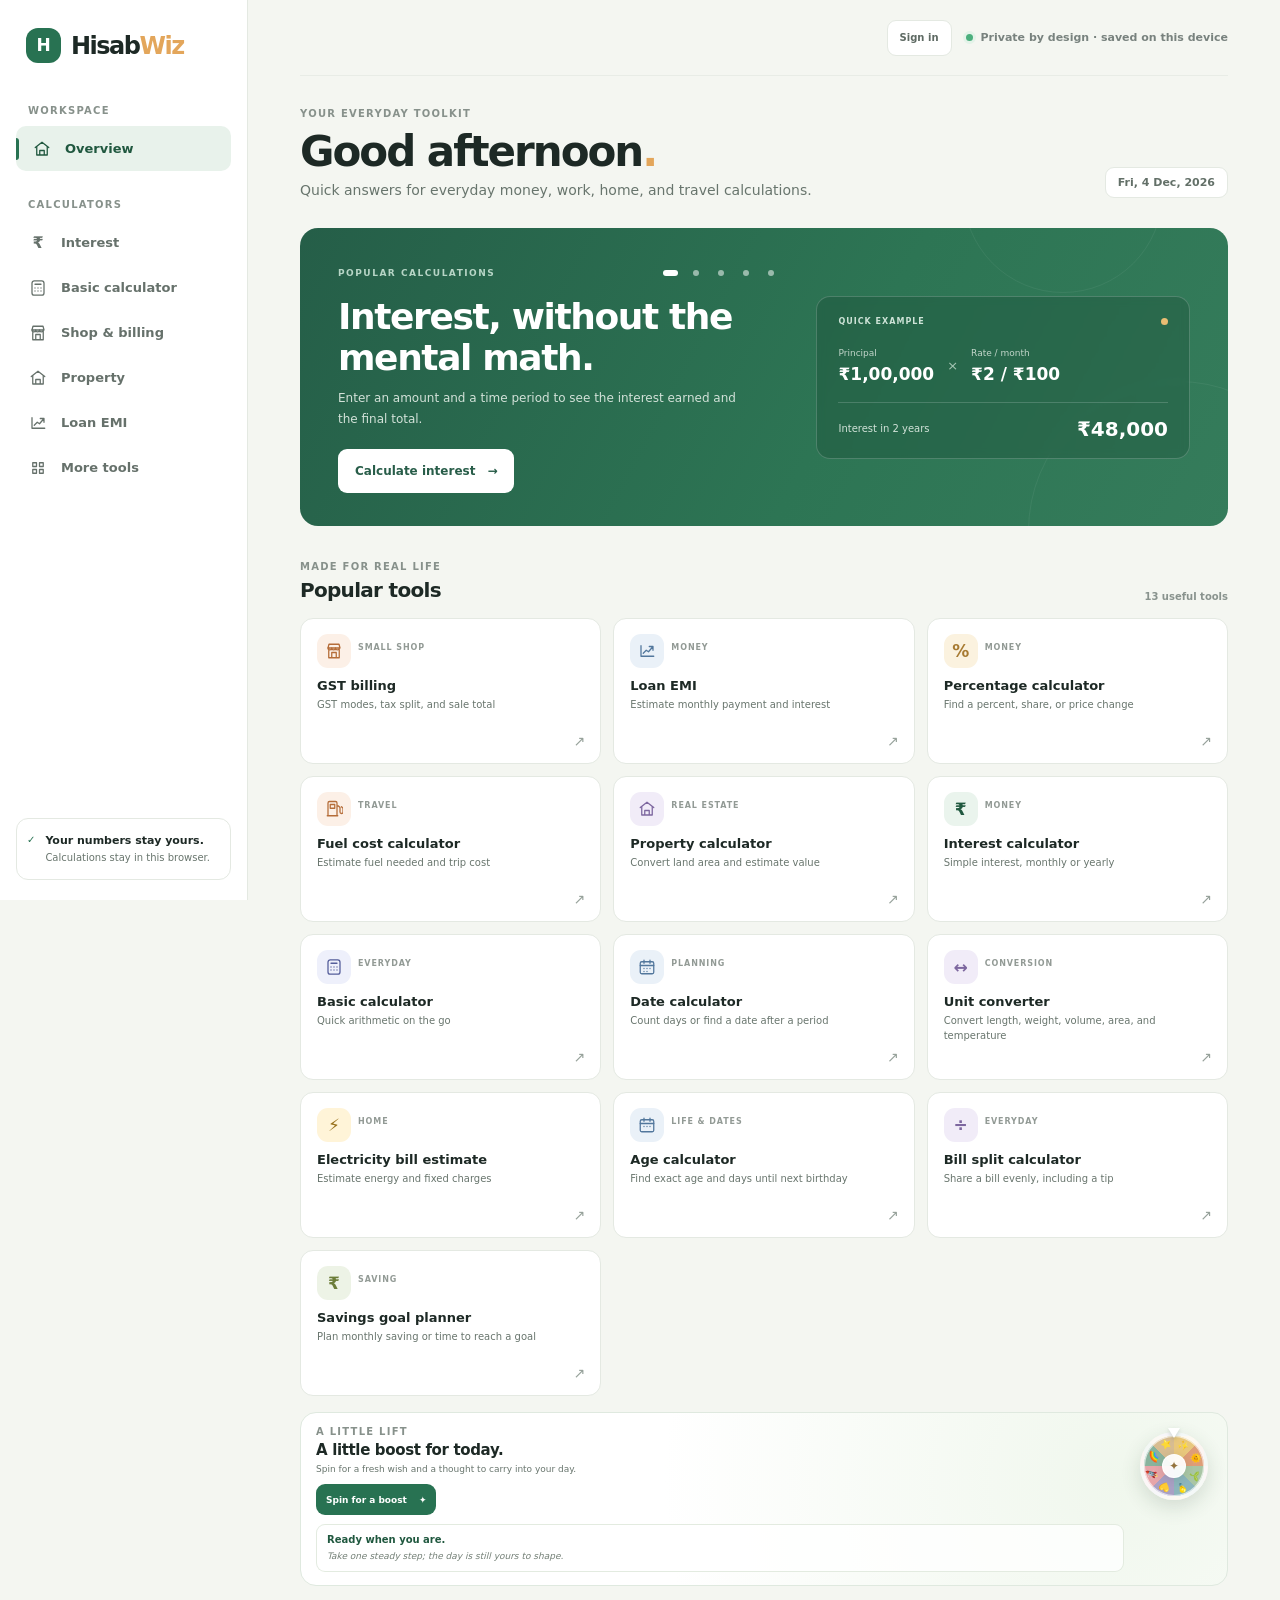
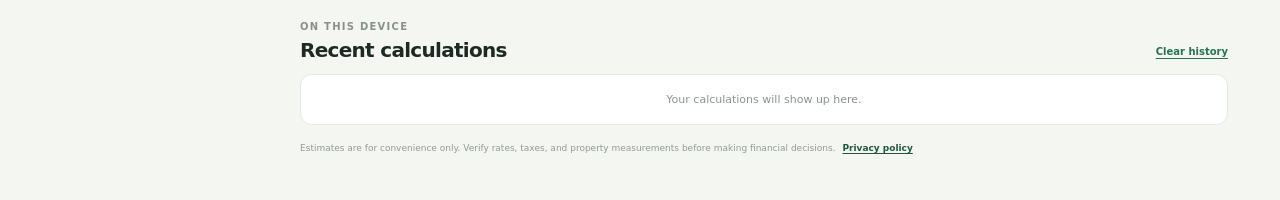
<file: index.html>
<!DOCTYPE html>
<html lang="en">
  <head>
    <meta charset="UTF-8" />
    <meta name="viewport" content="width=device-width, initial-scale=1.0" />
    <meta name="theme-color" content="#287252" />
    <meta name="description" content="Everyday calculators for money, shops, home utilities, property, dates, units, and travel." />
    <title>HisabWiz — Everyday Calculators</title>
    <meta name="apple-mobile-web-app-capable" content="yes" />
    <meta name="apple-mobile-web-app-status-bar-style" content="default" />
    <meta name="apple-mobile-web-app-title" content="HisabWiz" />
    <link rel="manifest" href="./manifest.webmanifest" />
    <link rel="icon" type="image/svg+xml" href="./icons/favicon.svg" />
    <link rel="apple-touch-icon" href="./icons/apple-touch-icon.png" />
    <link rel="stylesheet" href="styles.css" />
  </head>
  <body>
    <div class="app-shell">
      <aside class="sidebar">
        <a class="brand" href="#" data-view-link="home" aria-label="HisabWiz home">
          <span class="brand-mark">H</span>
          <span>Hisab<span class="brand-accent">Wiz</span></span>
        </a>
        <p class="nav-label">WORKSPACE</p>
        <nav class="main-nav" aria-label="Main navigation">
          <button class="nav-item active" type="button" data-view-link="home"><svg class="nav-icon" viewBox="0 0 24 24" aria-hidden="true"><path d="m3 10 9-7 9 7"/><path d="M5 9v11h14V9M9 20v-6h6v6"/></svg><span class="nav-text"><span class="desktop-label">Overview</span><span class="mobile-label">Home</span></span></button>
          <p class="nav-label nav-group-label">CALCULATORS</p>
          <button class="nav-item" type="button" data-view-link="interest"><span class="nav-icon rupee-icon" aria-hidden="true">₹</span><span class="nav-text"><span class="desktop-label">Interest</span><span class="mobile-label">Interest</span></span></button>
          <button class="nav-item" type="button" data-view-link="basic"><svg class="nav-icon" viewBox="0 0 24 24" aria-hidden="true"><rect x="4" y="2.5" width="16" height="19" rx="3"/><path d="M8 7h8M8 12h.01M12 12h.01M16 12h.01M8 16h.01M12 16h.01M16 16h.01"/></svg><span class="nav-text"><span class="desktop-label">Basic calculator</span><span class="mobile-label">Basic</span></span></button>
          <button class="nav-item" type="button" data-view-link="shop"><svg class="nav-icon" viewBox="0 0 24 24" aria-hidden="true"><path d="M4 8h16l-1.3-5H5.3L4 8Z"/><path d="M5 8v13h14V8M9 21v-7h6v7M4 8a2.5 2.5 0 0 0 5 0 2.5 2.5 0 0 0 5 0 2.5 2.5 0 0 0 5 0"/></svg><span class="nav-text"><span class="desktop-label">Shop & billing</span><span class="mobile-label">Shop</span></span></button>
          <button class="nav-item" type="button" data-view-link="property"><svg class="nav-icon" viewBox="0 0 24 24" aria-hidden="true"><path d="m3 10 9-7 9 7"/><path d="M5 9v11h14V9M9 20v-6h6v6"/></svg><span class="nav-text"><span class="desktop-label">Property</span><span class="mobile-label">Property</span></span></button>
          <button class="nav-item" type="button" data-view-link="emi"><svg class="nav-icon" viewBox="0 0 24 24" aria-hidden="true"><path d="M4 19V5M4 19h17"/><path d="m7 15 4-4 3 2 6-7M15 6h5v5"/></svg><span class="nav-text"><span class="desktop-label">Loan EMI</span><span class="mobile-label">EMI</span></span></button>
          <button class="nav-item" type="button" data-view-link="more"><svg class="nav-icon" viewBox="0 0 24 24" aria-hidden="true"><path d="M5 5h5v5H5zM14 5h5v5h-5zM5 14h5v5H5zM14 14h5v5h-5z"/></svg><span class="nav-text"><span class="desktop-label">More tools</span><span class="mobile-label">More</span></span></button>
        </nav>
        <div class="sidebar-note">
          <span class="note-icon">✓</span>
          <p><strong>Your numbers stay yours.</strong><br />Calculations stay in this browser.</p>
        </div>
      </aside>

      <main class="main-content">
        <header class="topbar">
          <button class="mobile-back" id="mobileBackButton" type="button" aria-label="Go back" hidden>
            <svg viewBox="0 0 24 24" aria-hidden="true"><path d="M19 12H5M12 19l-7-7 7-7" /></svg>
          </button>
          <button class="floating-back" id="backButton" type="button" aria-label="Go back" hidden>
            <svg viewBox="0 0 24 24" aria-hidden="true"><path d="M19 12H5M12 19l-7-7 7-7" /></svg>
            <span>Back</span>
          </button>
          <div class="mobile-brand"><span class="brand-mark">H</span><strong>Hisab<span class="brand-accent">Wiz</span></strong></div>
          <div class="topbar-spacer"></div>
          <button class="button button-quiet account-button" id="accountButton" type="button" data-view-link="login">Sign in</button>
          <button class="button button-quiet install-button" id="installAppButton" type="button" hidden>Install app</button>
          <span class="local-badge"><span class="status-dot"></span><span class="badge-desktop">Private by design · saved on this device</span><span class="badge-mobile">On device</span></span>
        </header>

        <section class="view active" id="view-home" aria-labelledby="home-title">
          <div class="welcome-row">
            <div>
              <p class="eyebrow">YOUR EVERYDAY TOOLKIT</p>
              <h1 id="home-title">Good morning<span class="title-dot">.</span></h1>
              <p class="intro">Quick answers for everyday money, work, home, and travel calculations.</p>
            </div>
            <div class="date-chip" id="todayDate"></div>
          </div>

          <section class="hero-card">
            <div class="hero-copy">
              <div class="hero-topline">
                <span class="hero-kicker">POPULAR CALCULATIONS</span>
                <div class="hero-controls" role="group" aria-label="Choose a popular calculator">
                  <button class="hero-control active" type="button" data-popular-feature="0" aria-label="Show interest calculator" aria-pressed="true"></button>
                  <button class="hero-control" type="button" data-popular-feature="1" aria-label="Show loan EMI calculator" aria-pressed="false"></button>
                  <button class="hero-control" type="button" data-popular-feature="2" aria-label="Show shop and billing calculator" aria-pressed="false"></button>
                  <button class="hero-control" type="button" data-popular-feature="3" aria-label="Show percentage calculator" aria-pressed="false"></button>
                  <button class="hero-control" type="button" data-popular-feature="4" aria-label="Show property calculator" aria-pressed="false"></button>
                </div>
              </div>
              <div class="hero-feature-content">
                <h2 id="heroFeatureTitle">Interest, without the mental math.</h2>
                <p id="heroFeatureDescription">Enter an amount and a time period to see the interest earned and the final total.</p>
                <button class="button button-light" id="heroFeatureButton" type="button" data-view-link="interest"><span id="heroFeatureAction">Calculate interest</span><span aria-hidden="true">→</span></button>
              </div>
            </div>
            <div class="hero-example" aria-label="Quick example for the featured calculator">
              <div class="example-top"><span id="heroExampleTitle">QUICK EXAMPLE</span><span class="example-dot"></span></div>
              <div class="example-values">
                <div><small id="heroExampleFirstLabel">Principal</small><strong id="heroExampleFirstValue">₹1,00,000</strong></div>
                <span class="example-times" id="heroExampleOperator">×</span>
                <div><small id="heroExampleSecondLabel">Rate / month</small><strong id="heroExampleSecondValue">₹2 / ₹100</strong></div>
              </div>
              <div class="example-result"><span id="heroExampleResultLabel">Interest in 2 years</span><strong id="heroExampleResultValue">₹48,000</strong></div>
            </div>
            <div class="hero-orb orb-one"></div>
            <div class="hero-orb orb-two"></div>
          </section>

          <div class="section-heading">
            <div><p class="eyebrow">MADE FOR REAL LIFE</p><h2>Popular tools</h2></div>
            <span class="tool-count">13 useful tools</span>
          </div>
          <div class="tool-grid">
            <button class="tool-card interest-tool" type="button" data-view-link="interest">
              <span class="tool-icon rupee-icon" aria-hidden="true">₹</span><span class="tool-tag">MONEY</span>
              <strong>Interest calculator</strong><small>Simple interest, monthly or yearly</small><span class="tool-arrow">↗</span>
            </button>
            <button class="tool-card basic-tool" type="button" data-view-link="basic">
              <span class="tool-icon" aria-hidden="true"><svg viewBox="0 0 24 24"><rect x="4" y="2.5" width="16" height="19" rx="3"/><path d="M8 7h8M8 12h.01M12 12h.01M16 12h.01M8 16h.01M12 16h.01M16 16h.01"/></svg></span><span class="tool-tag">EVERYDAY</span>
              <strong>Basic calculator</strong><small>Quick arithmetic on the go</small><span class="tool-arrow">↗</span>
            </button>
            <button class="tool-card shop-tool" type="button" data-view-link="shop">
              <span class="tool-icon" aria-hidden="true"><svg viewBox="0 0 24 24"><path d="M4 8h16l-1.3-5H5.3L4 8Z"/><path d="M5 8v13h14V8M9 21v-7h6v7M4 8a2.5 2.5 0 0 0 5 0 2.5 2.5 0 0 0 5 0 2.5 2.5 0 0 0 5 0"/></svg></span><span class="tool-tag">SMALL SHOP</span>
              <strong>GST billing</strong><small>GST modes, tax split, and sale total</small><span class="tool-arrow">↗</span>
            </button>
            <button class="tool-card property-tool" type="button" data-view-link="property">
              <span class="tool-icon" aria-hidden="true"><svg viewBox="0 0 24 24"><path d="m3 10 9-7 9 7"/><path d="M5 9v11h14V9M9 20v-6h6v6"/></svg></span><span class="tool-tag">REAL ESTATE</span>
              <strong>Property calculator</strong><small>Convert land area and estimate value</small><span class="tool-arrow">↗</span>
            </button>
            <button class="tool-card emi-tool" type="button" data-view-link="emi">
              <span class="tool-icon" aria-hidden="true"><svg viewBox="0 0 24 24"><path d="M4 19V5M4 19h17"/><path d="m7 15 4-4 3 2 6-7M15 6h5v5"/></svg></span><span class="tool-tag">MONEY</span>
              <strong>Loan EMI</strong><small>Estimate monthly payment and interest</small><span class="tool-arrow">↗</span>
            </button>
            <button class="tool-card percentage-tool" type="button" data-view-link="percentage">
              <span class="tool-icon" aria-hidden="true">%</span><span class="tool-tag">MONEY</span>
              <strong>Percentage calculator</strong><small>Find a percent, share, or price change</small><span class="tool-arrow">↗</span>
            </button>
            <button class="tool-card dates-tool" type="button" data-view-link="dates">
              <span class="tool-icon" aria-hidden="true"><svg viewBox="0 0 24 24"><rect x="3" y="5" width="18" height="16" rx="2"/><path d="M16 3v4M8 3v4M3 10h18M8 14h.01M12 14h.01M16 14h.01M8 18h.01M12 18h.01"/></svg></span><span class="tool-tag">PLANNING</span>
              <strong>Date calculator</strong><small>Count days or find a date after a period</small><span class="tool-arrow">↗</span>
            </button>
            <button class="tool-card converter-tool" type="button" data-view-link="converter">
              <span class="tool-icon" aria-hidden="true">↔</span><span class="tool-tag">CONVERSION</span>
              <strong>Unit converter</strong><small>Convert length, weight, volume, area, and temperature</small><span class="tool-arrow">↗</span>
            </button>
            <button class="tool-card fuel-tool" type="button" data-view-link="fuel">
              <span class="tool-icon" aria-hidden="true"><svg viewBox="0 0 24 24"><path d="M4 21V4a2 2 0 0 1 2-2h8a2 2 0 0 1 2 2v17M3 21h14M7 6h6v5H7zM16 8h2l2 2v6a2 2 0 0 0 4 0v-5l-2-2"/></svg></span><span class="tool-tag">TRAVEL</span>
              <strong>Fuel cost calculator</strong><small>Estimate fuel needed and trip cost</small><span class="tool-arrow">↗</span>
            </button>
            <button class="tool-card electricity-tool" type="button" data-view-link="electricity">
              <span class="tool-icon" aria-hidden="true">⚡</span><span class="tool-tag">HOME</span>
              <strong>Electricity bill estimate</strong><small>Estimate energy and fixed charges</small><span class="tool-arrow">↗</span>
            </button>
            <button class="tool-card age-tool" type="button" data-view-link="age">
              <span class="tool-icon" aria-hidden="true"><svg viewBox="0 0 24 24"><rect x="3" y="5" width="18" height="16" rx="2"/><path d="M16 3v4M8 3v4M3 10h18M8 14h.01M12 14h.01M16 14h.01"/></svg></span><span class="tool-tag">LIFE & DATES</span>
              <strong>Age calculator</strong><small>Find exact age and days until next birthday</small><span class="tool-arrow">↗</span>
            </button>
            <button class="tool-card split-tool" type="button" data-view-link="split">
              <span class="tool-icon" aria-hidden="true">÷</span><span class="tool-tag">EVERYDAY</span>
              <strong>Bill split calculator</strong><small>Share a bill evenly, including a tip</small><span class="tool-arrow">↗</span>
            </button>
            <button class="tool-card savings-tool" type="button" data-view-link="savings">
              <span class="tool-icon" aria-hidden="true">₹</span><span class="tool-tag">SAVING</span>
              <strong>Savings goal planner</strong><small>Plan monthly saving or time to reach a goal</small><span class="tool-arrow">↗</span>
            </button>
          </div>

          <section class="boost-card" aria-labelledby="boost-title">
            <div class="boost-copy">
              <p class="eyebrow">A LITTLE LIFT</p>
              <h2 id="boost-title">A little boost for today.</h2>
              <p>Spin for a fresh wish and a thought to carry into your day.</p>
              <button class="button button-primary boost-button" id="spinBoost" type="button" aria-controls="boostWish boostQuote">
                Spin for a boost <span>✦</span>
              </button>
            </div>
            <div class="boost-wheel-stage" aria-hidden="true">
              <span class="boost-pointer"></span>
              <div class="boost-wheel" id="boostWheel">
                <span class="boost-emoji" style="--angle:22.5deg">✨</span>
                <span class="boost-emoji" style="--angle:67.5deg">🌞</span>
                <span class="boost-emoji" style="--angle:112.5deg">🌱</span>
                <span class="boost-emoji" style="--angle:157.5deg">💡</span>
                <span class="boost-emoji" style="--angle:202.5deg">💛</span>
                <span class="boost-emoji" style="--angle:247.5deg">🚀</span>
                <span class="boost-emoji" style="--angle:292.5deg">🌈</span>
                <span class="boost-emoji" style="--angle:337.5deg">⭐</span>
                <span class="boost-wheel-center">✦</span>
              </div>
            </div>
            <div class="boost-message" id="boostMessage" role="status" aria-live="polite">
              <p id="boostWish">Ready when you are.</p>
              <blockquote id="boostQuote">Take one steady step; the day is still yours to shape.</blockquote>
            </div>
          </section>

          <section class="history-section">
            <div class="section-heading history-heading">
              <div><p class="eyebrow">ON THIS DEVICE</p><h2>Recent calculations</h2></div>
              <button class="text-button" id="clearHistory" type="button">Clear history</button>
            </div>
            <div class="history-list" id="historyList"><div class="empty-history">Your calculations will show up here.</div></div>
          </section>
          <p class="disclaimer">Estimates are for convenience only. Verify rates, taxes, and property measurements before making financial decisions. <a href="./privacy.html">Privacy policy</a></p>
        </section>

        <section class="view" id="view-interest" aria-labelledby="interest-title">
          <div class="page-heading"><p class="eyebrow">MONEY TOOL</p><h1 id="interest-title">Interest calculator<span class="title-dot">.</span></h1><p>See how much interest adds up and the total amount over your chosen time.</p></div>
          <div class="calculator-layout">
            <form class="panel input-panel" id="interestForm" novalidate>
              <div class="panel-title"><span class="mini-icon mint">₹</span><div><h2>Enter your details</h2><p>Simple interest, not compounded</p></div></div>
              <label class="field"><span>Principal amount</span><span class="input-shell"><span class="input-prefix">₹</span><input id="principal" type="number" value="100000" min="0" step="0.01" inputmode="decimal" required /></span></label>
              <label class="field"><span>Monthly rate (rupees per ₹100)</span><span class="input-shell"><span class="input-prefix">₹</span><input id="rate" type="number" value="2" min="0" step="0.01" inputmode="decimal" required /><span class="input-suffix">per 100 / month</span></span></label>
              <label class="field"><span>Duration</span><span class="input-shell"><input id="interestTime" type="number" value="24" min="0" step="0.01" inputmode="decimal" required /><select id="interestUnit" aria-label="Duration unit"><option value="months">Months</option><option value="years">Years</option></select></span></label>
              <div class="form-actions"><button class="button button-primary" type="submit">Calculate interest <span>→</span></button><button class="button button-quiet" id="interestReset" type="button">Reset</button></div>
              <p class="helper-text">Formula: Principal × monthly rate ÷ 100 × number of months</p>
            </form>
            <section class="panel result-panel" id="interestResultPanel" aria-live="polite">
              <div class="result-topline"><span class="result-label">YOUR RESULT</span><button class="icon-button" id="copyInterest" type="button" aria-label="Copy result" title="Copy result">⧉</button></div>
              <p class="result-caption">Total amount after the period</p><strong class="big-result" id="interestTotal">₹1,48,000</strong>
              <div class="result-divider"></div>
              <div class="result-line"><span>Principal</span><strong id="interestPrincipalResult">₹1,00,000</strong></div>
              <div class="result-line"><span>Total interest</span><strong id="interestValue">₹48,000</strong></div>
              <div class="result-line"><span>Rate used</span><strong id="interestRateResult">2% monthly</strong></div>
              <div class="result-note"><span>i</span><p>This is simple interest. Interest is calculated on the original principal, not added back each month.</p></div>
            </section>
          </div>
        </section>

        <section class="view" id="view-basic" aria-labelledby="basic-title">
          <div class="page-heading"><p class="eyebrow">EVERYDAY TOOL</p><h1 id="basic-title">Basic calculator<span class="title-dot">.</span></h1><p>See a live answer as you enter the numbers. Press = when you’re ready.</p></div>
          <div class="panel basic-calculator">
            <div class="basic-display"><span id="calcHistory">Ready</span><output id="calcDisplay" aria-live="polite">0</output></div>
            <div class="keypad" id="keypad">
              <button type="button" class="key key-soft" data-key="clear">AC</button><button type="button" class="key key-soft" data-key="sign">±</button><button type="button" class="key key-soft" data-key="percent">%</button><button type="button" class="key key-operator" data-key="÷">÷</button>
              <button type="button" class="key" data-key="7">7</button><button type="button" class="key" data-key="8">8</button><button type="button" class="key" data-key="9">9</button><button type="button" class="key key-operator" data-key="×">×</button>
              <button type="button" class="key" data-key="4">4</button><button type="button" class="key" data-key="5">5</button><button type="button" class="key" data-key="6">6</button><button type="button" class="key key-operator" data-key="−">−</button>
              <button type="button" class="key" data-key="1">1</button><button type="button" class="key" data-key="2">2</button><button type="button" class="key" data-key="3">3</button><button type="button" class="key key-operator" data-key="+">+</button>
              <button type="button" class="key key-zero" data-key="0">0</button><button type="button" class="key" data-key=".">.</button><button type="button" class="key key-equals" data-key="=">=</button>
            </div>
          </div>
        </section>

        <section class="view" id="view-shop" aria-labelledby="shop-title">
          <div class="page-heading"><p class="eyebrow">SMALL SHOP TOOL</p><h1 id="shop-title">Shop & billing<span class="title-dot">.</span></h1><p>Estimate the customer total after discount and GST, plus your gross profit.</p></div>
          <div class="calculator-layout">
            <form class="panel input-panel" id="shopForm" novalidate>
              <div class="panel-title"><span class="mini-icon peach">▤</span><div><h2>Sale details</h2><p>Enter per-item prices and quantity</p></div></div>
              <label class="field"><span>Selling price / item</span><span class="input-shell"><span class="input-prefix">₹</span><input id="shopSelling" type="number" value="500" min="0" step="0.01" inputmode="decimal" required /></span></label>
              <label class="field"><span>Cost price / item (for profit)</span><span class="input-shell"><span class="input-prefix">₹</span><input id="shopCost" type="number" value="350" min="0" step="0.01" inputmode="decimal" required /></span></label>
              <div class="field-row">
                <label class="field"><span>Quantity</span><span class="input-shell"><input id="shopQuantity" type="number" value="1" min="1" step="1" inputmode="numeric" required /></span></label>
                <label class="field"><span>Discount</span><span class="input-shell"><input id="shopDiscount" type="number" value="0" min="0" max="100" step="0.01" inputmode="decimal" required /><span class="input-suffix">%</span></span></label>
              </div>
              <label class="field"><span>GST rate</span><span class="input-shell"><select id="shopGst" aria-label="GST rate"><option value="0">0%</option><option value="5">5%</option><option value="12">12%</option><option value="18" selected>18%</option><option value="28">28%</option></select></span></label>
              <label class="field"><span>Price entered is</span><span class="input-shell"><select id="shopGstMode"><option value="exclusive">Before GST (exclusive)</option><option value="inclusive">Includes GST (inclusive)</option></select></span></label>
              <label class="field"><span>Supply type</span><span class="input-shell"><select id="shopSupplyType"><option value="intra">Within a state (CGST + SGST)</option><option value="inter">Between states (IGST)</option></select></span></label>
              <div class="form-actions"><button class="button button-primary" type="submit">Calculate bill <span>→</span></button><button class="button button-quiet" id="shopReset" type="button">Reset</button></div>
              <p class="helper-text">Illustrative estimate only. Confirm the correct rate, place of supply, and local tax rules before billing.</p>
            </form>
            <section class="panel result-panel" aria-live="polite">
              <div class="result-topline"><span class="result-label">BILL ESTIMATE</span><button class="icon-button" id="copyShop" type="button" aria-label="Copy bill estimate" title="Copy result">⧉</button></div>
              <p class="result-caption">Customer pays</p><strong class="big-result" id="shopGrandTotal">₹500</strong>
              <div class="result-divider"></div>
              <div class="result-line"><span>Subtotal</span><strong id="shopSubtotal">₹500</strong></div>
              <div class="result-line"><span>Discount</span><strong id="shopDiscountValue">−₹0</strong></div>
              <div class="result-line"><span id="shopTaxableLabel">Taxable value</span><strong id="shopTaxableValue">₹500</strong></div>
              <div class="result-line" id="shopCgstRow"><span>CGST</span><strong id="shopCgstValue">₹45</strong></div>
              <div class="result-line" id="shopSgstRow"><span>SGST</span><strong id="shopSgstValue">₹45</strong></div>
              <div class="result-line" id="shopIgstRow" hidden><span>IGST</span><strong id="shopIgstValue">₹90</strong></div>
              <div class="result-line"><span>Total GST</span><strong id="shopGstValue">₹90</strong></div>
              <div class="result-line result-profit"><span>Estimated gross profit*</span><strong id="shopProfit">₹150</strong></div>
              <details class="calculation-details">
                <summary>How this calculation works</summary>
                <p id="shopFormulaExplanation">GST is added to the discounted selling price. Amounts are rounded to the nearest paise.</p>
              </details>
              <p class="helper-text result-footnote">*Before other expenses and taxes; GST collected is not counted as profit.</p>
            </section>
          </div>
        </section>

        <section class="view" id="view-property" aria-labelledby="property-title">
          <div class="page-heading"><p class="eyebrow">REAL ESTATE TOOL</p><h1 id="property-title">Property calculator<span class="title-dot">.</span></h1><p>Convert common land units and get a quick price estimate.</p></div>
          <div class="calculator-layout">
            <form class="panel input-panel" id="propertyForm" novalidate>
              <div class="panel-title"><span class="mini-icon lavender">⌂</span><div><h2>Land details</h2><p>Conversions use standard unit factors</p></div></div>
              <label class="field"><span>Land area</span><span class="input-shell"><input id="landArea" type="number" value="1" min="0" step="0.01" inputmode="decimal" required /><select id="areaUnit" aria-label="Land area unit"><option value="sqft">sq ft</option><option value="sqyd">sq yd</option><option value="sqm">sq m</option><option value="cent" selected>cent</option><option value="acre">acre</option></select></span></label>
              <label class="field"><span>Price per square foot <span class="optional">(optional)</span></span><span class="input-shell"><span class="input-prefix">₹</span><input id="pricePerSqft" type="number" value="0" min="0" step="0.01" inputmode="decimal" /></span></label>
              <div class="form-actions"><button class="button button-primary" type="submit">Convert area <span>→</span></button><button class="button button-quiet" id="propertyReset" type="button">Reset</button></div>
              <p class="helper-text">1 cent = 435.6 sq ft · 1 acre = 43,560 sq ft. Local land-unit definitions can vary.</p>
            </form>
            <section class="panel result-panel" aria-live="polite">
              <div class="result-topline"><span class="result-label">AREA CONVERSION</span><button class="icon-button" id="copyProperty" type="button" aria-label="Copy property estimate" title="Copy result">⧉</button></div>
              <p class="result-caption">Area in square feet</p><strong class="big-result" id="propertySqft">435.6 sq ft</strong>
              <div class="result-divider"></div>
              <div class="result-line"><span>Square yards</span><strong id="propertySqyd">48.4 sq yd</strong></div>
              <div class="result-line"><span>Cents</span><strong id="propertyCent">1 cent</strong></div>
              <div class="result-line"><span>Acres</span><strong id="propertyAcre">0.01 acres</strong></div>
              <div class="property-value"><span>Estimated property value</span><strong id="propertyValue">Enter price per sq ft</strong></div>
            </section>
          </div>
        </section>

        <section class="view" id="view-emi" aria-labelledby="emi-title">
          <div class="page-heading"><p class="eyebrow">FINANCE AGENT TOOL</p><h1>Loan EMI calculator<span class="title-dot">.</span></h1><p>Estimate a fixed monthly payment for a reducing-balance loan.</p></div>
          <div class="calculator-layout">
            <form class="panel input-panel" id="emiForm" novalidate>
              <div class="panel-title"><span class="mini-icon blue">↗</span><div><h2>Loan details</h2><p>Estimate only; lender fees may differ</p></div></div>
              <label class="field"><span>Loan amount</span><span class="input-shell"><span class="input-prefix">₹</span><input id="loanAmount" type="number" value="1000000" min="0" step="1000" inputmode="decimal" required /></span></label>
              <label class="field"><span>Annual interest rate</span><span class="input-shell"><input id="loanRate" type="number" value="9" min="0" max="100" step="0.01" inputmode="decimal" required /><span class="input-suffix">% p.a.</span></span></label>
              <label class="field"><span>Loan term</span><span class="input-shell"><input id="loanYears" type="number" value="5" min="0" step="1" inputmode="numeric" required /><span class="input-suffix">years</span></span></label>
              <div class="form-actions"><button class="button button-primary" type="submit">Calculate EMI <span>→</span></button><button class="button button-quiet" id="emiReset" type="button">Reset</button></div>
              <p class="helper-text">Uses monthly payments and a fixed annual rate divided by 12.</p>
            </form>
            <section class="panel result-panel" aria-live="polite">
              <div class="result-topline"><span class="result-label">LOAN ESTIMATE</span><button class="icon-button" id="copyEmi" type="button" aria-label="Copy EMI estimate" title="Copy result">⧉</button></div>
              <p class="result-caption">Estimated monthly EMI</p><strong class="big-result" id="emiMonthly">₹20,758</strong>
              <div class="result-divider"></div>
              <div class="result-line"><span>Loan amount</span><strong id="emiPrincipal">₹10,00,000</strong></div>
              <div class="result-line"><span>Total interest</span><strong id="emiInterest">₹2,45,480</strong></div>
              <div class="result-line"><span>Total repayment</span><strong id="emiTotal">₹12,45,480</strong></div>
              <div class="result-note"><span>i</span><p>Actual EMI may differ based on lender terms, fees, rate changes, and payment dates.</p></div>
            </section>
          </div>
        </section>

        <section class="view" id="view-more" aria-labelledby="more-title">
          <div class="page-heading"><p class="eyebrow">EVERYDAY UTILITIES</p><h1 id="more-title">More calculators<span class="title-dot">.</span></h1><p>Handy tools for home energy, age, shopping, savings, measurements, and travel.</p></div>
          <div class="tool-grid more-grid">
            <button class="tool-card percentage-tool" type="button" data-view-link="percentage">
              <span class="tool-icon" aria-hidden="true">%</span><span class="tool-tag">MONEY</span>
              <strong>Percentage calculator</strong><small>Find a percent, share, or price change</small><span class="tool-arrow">↗</span>
            </button>
            <button class="tool-card dates-tool" type="button" data-view-link="dates">
              <span class="tool-icon" aria-hidden="true"><svg viewBox="0 0 24 24"><rect x="3" y="5" width="18" height="16" rx="2"/><path d="M16 3v4M8 3v4M3 10h18M8 14h.01M12 14h.01M16 14h.01M8 18h.01M12 18h.01"/></svg></span><span class="tool-tag">PLANNING</span>
              <strong>Date calculator</strong><small>Count days or find a date after a period</small><span class="tool-arrow">↗</span>
            </button>
            <button class="tool-card converter-tool" type="button" data-view-link="converter">
              <span class="tool-icon" aria-hidden="true">↔</span><span class="tool-tag">CONVERSION</span>
              <strong>Unit converter</strong><small>Convert length, weight, volume, area, and temperature</small><span class="tool-arrow">↗</span>
            </button>
            <button class="tool-card fuel-tool" type="button" data-view-link="fuel">
              <span class="tool-icon" aria-hidden="true"><svg viewBox="0 0 24 24"><path d="M4 21V4a2 2 0 0 1 2-2h8a2 2 0 0 1 2 2v17M3 21h14M7 6h6v5H7zM16 8h2l2 2v6a2 2 0 0 0 4 0v-5l-2-2"/></svg></span><span class="tool-tag">TRAVEL</span>
              <strong>Fuel cost calculator</strong><small>Estimate fuel needed and trip cost</small><span class="tool-arrow">↗</span>
            </button>
            <button class="tool-card electricity-tool" type="button" data-view-link="electricity">
              <span class="tool-icon" aria-hidden="true">⚡</span><span class="tool-tag">HOME</span>
              <strong>Electricity bill estimate</strong><small>Estimate energy and fixed charges</small><span class="tool-arrow">↗</span>
            </button>
            <button class="tool-card age-tool" type="button" data-view-link="age">
              <span class="tool-icon" aria-hidden="true"><svg viewBox="0 0 24 24"><rect x="3" y="5" width="18" height="16" rx="2"/><path d="M16 3v4M8 3v4M3 10h18M8 14h.01M12 14h.01M16 14h.01"/></svg></span><span class="tool-tag">LIFE & DATES</span>
              <strong>Age calculator</strong><small>Find exact age and days until next birthday</small><span class="tool-arrow">↗</span>
            </button>
            <button class="tool-card split-tool" type="button" data-view-link="split">
              <span class="tool-icon" aria-hidden="true">÷</span><span class="tool-tag">EVERYDAY</span>
              <strong>Bill split calculator</strong><small>Share a bill evenly, including a tip</small><span class="tool-arrow">↗</span>
            </button>
            <button class="tool-card savings-tool" type="button" data-view-link="savings">
              <span class="tool-icon" aria-hidden="true">₹</span><span class="tool-tag">SAVING</span>
              <strong>Savings goal planner</strong><small>Plan monthly saving or time to reach a goal</small><span class="tool-arrow">↗</span>
            </button>
          </div>
          <div class="tool-guidance"><strong>Useful for everyday decisions</strong><p>These are quick estimates. Check local rules, measurement standards, and actual prices before relying on a result.</p></div>
        </section>

        <section class="view" id="view-percentage" aria-labelledby="percentage-title">
          <div class="page-heading"><p class="eyebrow">MONEY TOOL</p><h1 id="percentage-title">Percentage calculator<span class="title-dot">.</span></h1><p>Work out a portion, compare amounts, or see how much a price changed.</p></div>
          <div class="calculator-layout">
            <form class="panel input-panel" id="percentageForm" novalidate>
              <div class="panel-title"><span class="mini-icon mint">%</span><div><h2>Choose a calculation</h2><p>Useful for prices, marks, and quick comparisons</p></div></div>
              <label class="field"><span>Calculation</span><span class="input-shell"><select id="percentageMode"><option value="of">Find a percentage of an amount</option><option value="share">What percent is one amount?</option><option value="change">Percentage change between amounts</option></select></span></label>
              <label class="field"><span id="percentageFirstLabel">Percentage</span><span class="input-shell"><span class="input-prefix" id="percentageFirstPrefix" hidden>₹</span><input id="percentageFirst" type="number" value="15" min="0" step="any" inputmode="decimal" required /><span class="input-suffix" id="percentageFirstSuffix">%</span></span></label>
              <label class="field"><span id="percentageSecondLabel">Amount</span><span class="input-shell"><span class="input-prefix">₹</span><input id="percentageSecond" type="number" value="2000" min="0" step="any" inputmode="decimal" required /></span></label>
              <div class="form-actions"><button class="button button-primary" type="submit">Calculate <span>→</span></button><button class="button button-quiet" id="percentageReset" type="button">Reset</button></div>
              <p class="helper-text" id="percentageHelp">Enter a rate and amount to find the value of the percentage.</p>
            </form>
            <section class="panel result-panel" aria-live="polite">
              <div class="result-topline"><span class="result-label">PERCENTAGE RESULT</span><button class="icon-button" id="copyPercentage" type="button" aria-label="Copy result" title="Copy result">⧉</button></div>
              <p class="result-caption" id="percentageResultCaption">Percentage amount</p><strong class="big-result" id="percentageResult">₹300</strong>
              <div class="result-divider"></div>
              <div class="result-line"><span id="percentageDetailLabel">Rate</span><strong id="percentageDetail">15%</strong></div>
              <div class="result-line"><span id="percentageExtraLabel">Amount</span><strong id="percentageExtra">₹2,000</strong></div>
            </section>
          </div>
        </section>

        <section class="view" id="view-dates" aria-labelledby="dates-title">
          <div class="page-heading"><p class="eyebrow">PLANNING TOOL</p><h1 id="dates-title">Date calculator<span class="title-dot">.</span></h1><p>Count calendar days between dates or find a date by adding or subtracting days.</p></div>
          <div class="calculator-layout">
            <form class="panel input-panel" id="datesForm" novalidate>
              <div class="panel-title"><span class="mini-icon blue">▦</span><div><h2>Date details</h2><p>Calendar days; the start date is not counted</p></div></div>
              <label class="field"><span>Calculation</span><span class="input-shell"><select id="dateMode"><option value="difference">Days between two dates</option><option value="offset">Add or subtract days</option></select></span></label>
              <label class="field"><span>Start date</span><span class="input-shell"><input id="dateStart" type="date" required /></span></label>
              <label class="field" id="dateEndField"><span>End date</span><span class="input-shell"><input id="dateEnd" type="date" required /></span></label>
              <label class="field" id="dateOffsetField" hidden><span>Days to add (use a negative number to subtract)</span><span class="input-shell"><input id="dateOffset" type="number" value="30" step="1" inputmode="numeric" /></span></label>
              <div class="form-actions"><button class="button button-primary" type="submit">Calculate <span>→</span></button><button class="button button-quiet" id="datesReset" type="button">Reset</button></div>
              <p class="helper-text">Useful for due dates, trip planning, and counting the time between events.</p>
            </form>
            <section class="panel result-panel" aria-live="polite">
              <div class="result-topline"><span class="result-label">DATE RESULT</span><button class="icon-button" id="copyDates" type="button" aria-label="Copy result" title="Copy result">⧉</button></div>
              <p class="result-caption" id="dateResultCaption">Elapsed calendar days</p><strong class="big-result" id="dateResult">30 days</strong>
              <div class="result-divider"></div>
              <div class="result-line"><span>Start date</span><strong id="dateStartResult">—</strong></div>
              <div class="result-line"><span id="dateEndResultLabel">End date</span><strong id="dateEndResult">—</strong></div>
            </section>
          </div>
        </section>

        <section class="view" id="view-converter" aria-labelledby="converter-title">
          <div class="page-heading"><p class="eyebrow">CONVERSION TOOL</p><h1 id="converter-title">Unit converter<span class="title-dot">.</span></h1><p>Convert common measurements for home, shopping, and property work.</p></div>
          <div class="calculator-layout">
            <form class="panel input-panel" id="converterForm" novalidate>
              <div class="panel-title"><span class="mini-icon lavender">↔</span><div><h2>Choose measurements</h2><p>Conversions use standard reference factors</p></div></div>
              <label class="field"><span>Measurement type</span><span class="input-shell"><select id="unitCategory"><option value="length">Length</option><option value="weight">Weight</option><option value="volume">Volume</option><option value="area">Area</option><option value="temperature">Temperature</option></select></span></label>
              <label class="field"><span>Amount</span><span class="input-shell"><input id="unitAmount" type="number" value="1" step="any" inputmode="decimal" required /></span></label>
              <div class="field-row">
                <label class="field"><span>From</span><span class="input-shell"><select id="unitFrom" aria-label="Convert from"></select></span></label>
                <label class="field"><span>To</span><span class="input-shell"><select id="unitTo" aria-label="Convert to"></select></span></label>
              </div>
              <div class="form-actions"><button class="button button-primary" type="submit">Convert <span>→</span></button><button class="button button-quiet" id="converterReset" type="button">Reset</button></div>
              <p class="helper-text">Temperature conversions use Celsius, Fahrenheit, and Kelvin scales.</p>
            </form>
            <section class="panel result-panel" aria-live="polite">
              <div class="result-topline"><span class="result-label">CONVERSION RESULT</span><button class="icon-button" id="copyConversion" type="button" aria-label="Copy result" title="Copy result">⧉</button></div>
              <p class="result-caption" id="conversionCaption">Converted measurement</p><strong class="big-result" id="conversionResult">1,000 mm</strong>
              <div class="result-divider"></div>
              <div class="result-line"><span>Original amount</span><strong id="conversionOriginal">1 m</strong></div>
              <div class="result-line"><span>Measurement type</span><strong id="conversionCategory">Length</strong></div>
            </section>
          </div>
        </section>

        <section class="view" id="view-fuel" aria-labelledby="fuel-title">
          <div class="page-heading"><p class="eyebrow">TRAVEL TOOL</p><h1 id="fuel-title">Fuel cost calculator<span class="title-dot">.</span></h1><p>Estimate how much fuel a trip needs and its approximate cost.</p></div>
          <div class="calculator-layout">
            <form class="panel input-panel" id="fuelForm" novalidate>
              <div class="panel-title"><span class="mini-icon peach">↗</span><div><h2>Trip details</h2><p>Uses your vehicle’s mileage in kilometres per litre</p></div></div>
              <label class="field"><span>Distance</span><span class="input-shell"><input id="fuelDistance" type="number" value="100" min="0" step="any" inputmode="decimal" required /><span class="input-suffix">km</span></span></label>
              <label class="field"><span>Vehicle mileage</span><span class="input-shell"><input id="fuelMileage" type="number" value="15" min="0" step="any" inputmode="decimal" required /><span class="input-suffix">km / L</span></span></label>
              <label class="field"><span>Fuel price</span><span class="input-shell"><span class="input-prefix">₹</span><input id="fuelPrice" type="number" value="100" min="0" step="any" inputmode="decimal" required /><span class="input-suffix">per litre</span></span></label>
              <div class="form-actions"><button class="button button-primary" type="submit">Estimate trip cost <span>→</span></button><button class="button button-quiet" id="fuelReset" type="button">Reset</button></div>
              <p class="helper-text">A planning estimate only; actual mileage and fuel use vary with traffic and driving conditions.</p>
            </form>
            <section class="panel result-panel" aria-live="polite">
              <div class="result-topline"><span class="result-label">TRIP ESTIMATE</span><button class="icon-button" id="copyFuel" type="button" aria-label="Copy trip estimate" title="Copy result">⧉</button></div>
              <p class="result-caption">Estimated fuel cost</p><strong class="big-result" id="fuelResult">₹666.67</strong>
              <div class="result-divider"></div>
              <div class="result-line"><span>Distance</span><strong id="fuelDistanceResult">100 km</strong></div>
              <div class="result-line"><span>Fuel needed</span><strong id="fuelNeeded">6.67 L</strong></div>
              <div class="result-line"><span>Estimated cost per km</span><strong id="fuelPerKm">₹6.67</strong></div>
            </section>
          </div>
        </section>

        <section class="view" id="view-electricity" aria-labelledby="electricity-title">
          <div class="page-heading"><p class="eyebrow">HOME TOOL</p><h1 id="electricity-title">Electricity bill estimate<span class="title-dot">.</span></h1><p>Estimate a bill from your units used, energy rate, and fixed charges.</p></div>
          <div class="calculator-layout">
            <form class="panel input-panel" id="electricityForm" novalidate>
              <div class="panel-title"><span class="mini-icon mint">⚡</span><div><h2>Bill details</h2><p>Use the per-unit rate shown on your bill</p></div></div>
              <label class="field"><span>Energy used</span><span class="input-shell"><input id="electricityUnits" type="number" value="250" min="0" step="any" inputmode="decimal" required /><span class="input-suffix">kWh (units)</span></span></label>
              <label class="field"><span>Energy rate</span><span class="input-shell"><span class="input-prefix">₹</span><input id="electricityRate" type="number" value="5.5" min="0" step="any" inputmode="decimal" required /><span class="input-suffix">per unit</span></span></label>
              <label class="field"><span>Fixed and other charges</span><span class="input-shell"><span class="input-prefix">₹</span><input id="electricityFixed" type="number" value="80" min="0" step="any" inputmode="decimal" required /></span></label>
              <div class="form-actions"><button class="button button-primary" type="submit">Estimate bill <span>→</span></button><button class="button button-quiet" id="electricityReset" type="button">Reset</button></div>
              <p class="helper-text">Estimate only. This does not apply your provider’s tariff slabs, subsidies, duties, or taxes. Add other charges above if needed and check your actual bill.</p>
            </form>
            <section class="panel result-panel" aria-live="polite">
              <div class="result-topline"><span class="result-label">MONTHLY BILL ESTIMATE</span><button class="icon-button" id="copyElectricity" type="button" aria-label="Copy electricity estimate" title="Copy result">⧉</button></div>
              <p class="result-caption">Estimated amount</p><strong class="big-result" id="electricityTotal">₹1,455</strong>
              <div class="result-divider"></div>
              <div class="result-line"><span>Energy used</span><strong id="electricityUnitsResult">250 units</strong></div>
              <div class="result-line"><span>Energy charges</span><strong id="electricityEnergyCharge">₹1,375</strong></div>
              <div class="result-line"><span>Fixed and other charges</span><strong id="electricityFixedResult">₹80</strong></div>
              <div class="result-line"><span>Average cost per unit</span><strong id="electricityAverageRate">₹5.82</strong></div>
              <div class="result-note"><span>i</span><p id="electricityFormula">Energy used × your per-unit rate + fixed charges. Actual bills may use slab-based rates.</p></div>
            </section>
          </div>
        </section>

        <section class="view" id="view-age" aria-labelledby="age-title">
          <div class="page-heading"><p class="eyebrow">LIFE & DATES TOOL</p><h1 id="age-title">Age calculator<span class="title-dot">.</span></h1><p>Find an exact age on a chosen date, plus the time until the next birthday.</p></div>
          <div class="calculator-layout">
            <form class="panel input-panel" id="ageForm" novalidate>
              <div class="panel-title"><span class="mini-icon blue">▦</span><div><h2>Date details</h2><p>Age is calculated using calendar years, months, and days</p></div></div>
              <label class="field"><span>Date of birth</span><span class="input-shell"><input id="ageBirthDate" type="date" required /></span></label>
              <label class="field"><span>Calculate age on</span><span class="input-shell"><input id="ageAsOf" type="date" required /></span></label>
              <div class="form-actions"><button class="button button-primary" type="submit">Calculate age <span>→</span></button><button class="button button-quiet" id="ageReset" type="button">Reset</button></div>
              <p class="helper-text">For a 29 February birthday, the birthday is treated as 28 February in non-leap years.</p>
            </form>
            <section class="panel result-panel" aria-live="polite">
              <div class="result-topline"><span class="result-label">AGE RESULT</span><button class="icon-button" id="copyAge" type="button" aria-label="Copy age result" title="Copy result">⧉</button></div>
              <p class="result-caption">Age on selected date</p><strong class="big-result" id="ageResult">Enter birth date</strong>
              <div class="result-divider"></div>
              <div class="result-line"><span>Additional days</span><strong id="ageDays">—</strong></div>
              <div class="result-line"><span>Next birthday</span><strong id="ageNextBirthday">—</strong></div>
            </section>
          </div>
        </section>

        <section class="view" id="view-split" aria-labelledby="split-title">
          <div class="page-heading"><p class="eyebrow">EVERYDAY TOOL</p><h1 id="split-title">Bill split calculator<span class="title-dot">.</span></h1><p>Work out each person’s share of a bill, with an optional tip.</p></div>
          <div class="calculator-layout">
            <form class="panel input-panel" id="splitForm" novalidate>
              <div class="panel-title"><span class="mini-icon peach">÷</span><div><h2>Bill details</h2><p>Split the total equally between everyone</p></div></div>
              <label class="field"><span>Bill amount</span><span class="input-shell"><span class="input-prefix">₹</span><input id="splitAmount" type="number" value="2400" min="0" step="any" inputmode="decimal" required /></span></label>
              <div class="field-row">
                <label class="field"><span>Number of people</span><span class="input-shell"><input id="splitPeople" type="number" value="4" min="1" step="1" inputmode="numeric" required /></span></label>
                <label class="field"><span>Tip <span class="optional">(optional)</span></span><span class="input-shell"><input id="splitTip" type="number" value="0" min="0" step="any" inputmode="decimal" /><span class="input-suffix">%</span></span></label>
              </div>
              <div class="form-actions"><button class="button button-primary" type="submit">Split bill <span>→</span></button><button class="button button-quiet" id="splitReset" type="button">Reset</button></div>
              <p class="helper-text">This assumes an equal split. Add discounts or service charges to the bill amount first if needed.</p>
            </form>
            <section class="panel result-panel" aria-live="polite">
              <div class="result-topline"><span class="result-label">SHARE PER PERSON</span><button class="icon-button" id="copySplit" type="button" aria-label="Copy bill split" title="Copy result">⧉</button></div>
              <p class="result-caption">Each person pays</p><strong class="big-result" id="splitPerPerson">₹600</strong>
              <div class="result-divider"></div>
              <div class="result-line"><span>Bill amount</span><strong id="splitSubtotal">₹2,400</strong></div>
              <div class="result-line"><span>Total tip</span><strong id="splitTipValue">₹0</strong></div>
              <div class="result-line"><span>People</span><strong id="splitPeopleResult">4</strong></div>
              <div class="result-line"><span>Total with tip</span><strong id="splitTotal">₹2,400</strong></div>
            </section>
          </div>
        </section>

        <section class="view" id="view-savings" aria-labelledby="savings-title">
          <div class="page-heading"><p class="eyebrow">SAVING TOOL</p><h1 id="savings-title">Savings goal planner<span class="title-dot">.</span></h1><p>Plan the regular amount to save or estimate how long a goal may take.</p></div>
          <div class="calculator-layout">
            <form class="panel input-panel" id="savingsForm" novalidate>
              <div class="panel-title"><span class="mini-icon mint">₹</span><div><h2>Set your goal</h2><p>Does not include interest or investment returns</p></div></div>
              <label class="field"><span>Target amount</span><span class="input-shell"><span class="input-prefix">₹</span><input id="savingsTarget" type="number" value="50000" min="0" step="any" inputmode="decimal" required /></span></label>
              <label class="field"><span>Already saved</span><span class="input-shell"><span class="input-prefix">₹</span><input id="savingsCurrent" type="number" value="10000" min="0" step="any" inputmode="decimal" required /></span></label>
              <label class="field"><span>Plan</span><span class="input-shell"><select id="savingsMode"><option value="monthly">Find monthly saving needed</option><option value="time">Estimate time to goal</option></select></span></label>
              <label class="field" id="savingsMonthsField"><span>Months to reach goal</span><span class="input-shell"><input id="savingsMonths" type="number" value="12" min="1" step="1" inputmode="numeric" required /></span></label>
              <label class="field" id="savingsMonthlyField" hidden><span>Amount saved each month</span><span class="input-shell"><span class="input-prefix">₹</span><input id="savingsMonthly" type="number" value="5000" min="0" step="any" inputmode="decimal" /></span></label>
              <div class="form-actions"><button class="button button-primary" type="submit">Plan savings <span>→</span></button><button class="button button-quiet" id="savingsReset" type="button">Reset</button></div>
              <p class="helper-text" id="savingsHelp">Find the monthly amount needed to reach your goal in the chosen time.</p>
            </form>
            <section class="panel result-panel" aria-live="polite">
              <div class="result-topline"><span class="result-label">SAVINGS PLAN</span><button class="icon-button" id="copySavings" type="button" aria-label="Copy savings plan" title="Copy result">⧉</button></div>
              <p class="result-caption" id="savingsResultCaption">Save each month</p><strong class="big-result" id="savingsResult">₹3,333.33</strong>
              <div class="result-divider"></div>
              <div class="result-line"><span>Target amount</span><strong id="savingsTargetResult">₹50,000</strong></div>
              <div class="result-line"><span>Remaining amount</span><strong id="savingsRemaining">₹40,000</strong></div>
              <div class="result-line"><span id="savingsDetailLabel">Timeframe</span><strong id="savingsDetail">12 months</strong></div>
            </section>
          </div>
        </section>

        <section class="view" id="view-login" aria-labelledby="login-title">
          <div class="page-heading"><p class="eyebrow">YOUR HISABWIZ ACCOUNT</p><h1 id="login-title">Welcome back<span class="title-dot">.</span></h1><p>Sign in to your account to manage your profile.</p></div>
          <section class="panel auth-panel">
            <form class="auth-form" id="loginForm">
              <label class="field"><span>Email address</span><span class="input-shell"><input id="loginEmail" type="email" autocomplete="email" required /></span></label>
              <label class="field"><span>Password</span><span class="input-shell"><input id="loginPassword" type="password" autocomplete="current-password" required /></span></label>
              <button class="button button-primary auth-submit" type="submit" disabled>Sign in</button>
            </form>
            <p class="auth-message" id="loginMessage" role="status" aria-live="polite"></p>
            <p class="auth-switch">New to HisabWiz? <button class="text-button" type="button" data-view-link="register">Create an account</button></p>
            <p class="auth-setup-note" id="loginSetupNote" role="status">Account sign-in is optional. Configure Supabase to enable accounts; all calculators work without registration.</p>
            <button class="button button-quiet auth-skip" type="button" data-auth-skip>Continue without an account</button>
          </section>
        </section>

        <section class="view" id="view-register" aria-labelledby="register-title">
          <div class="page-heading"><p class="eyebrow">CREATE YOUR ACCOUNT</p><h1 id="register-title">Join HisabWiz<span class="title-dot">.</span></h1><p>Create an account to manage your profile. An account is optional.</p></div>
          <section class="panel auth-panel">
            <form class="auth-form" id="registerForm">
              <label class="field"><span>Display name</span><span class="input-shell"><input id="registerName" type="text" autocomplete="name" maxlength="80" required /></span></label>
              <label class="field"><span>Email address</span><span class="input-shell"><input id="registerEmail" type="email" autocomplete="email" required /></span></label>
              <label class="field"><span>Password</span><span class="input-shell"><input id="registerPassword" type="password" autocomplete="new-password" minlength="8" required /></span></label>
              <label class="field"><span>Confirm password</span><span class="input-shell"><input id="registerPasswordConfirm" type="password" autocomplete="new-password" minlength="8" required /></span></label>
              <button class="button button-primary auth-submit" type="submit" disabled>Create account</button>
            </form>
            <p class="auth-message" id="registerMessage" role="status" aria-live="polite"></p>
            <p class="auth-switch">Already registered? <button class="text-button" type="button" data-view-link="login">Sign in</button></p>
            <p class="auth-setup-note" id="registerSetupNote" role="status">Account registration is optional. Configure Supabase to enable accounts; all calculators work without registration.</p>
            <button class="button button-quiet auth-skip" type="button" data-auth-skip>Continue without an account</button>
          </section>
        </section>

        <section class="view" id="view-profile" aria-labelledby="profile-title">
          <div class="page-heading"><p class="eyebrow">ACCOUNT</p><h1 id="profile-title">Your profile<span class="title-dot">.</span></h1><p>Manage your HisabWiz account details.</p></div>
          <section class="panel auth-panel" id="profileGuest">
            <p>You’re using HisabWiz without an account. Sign in if you have one, or keep using the calculators without registering.</p>
            <div class="form-actions"><button class="button button-primary" type="button" data-view-link="login">Sign in</button><button class="button button-quiet" type="button" data-auth-skip>Continue without an account</button></div>
          </section>
          <section class="panel auth-panel" id="profileAccount" hidden>
            <p class="profile-email" id="profileEmail"></p>
            <form class="auth-form" id="profileForm">
              <label class="field"><span>Display name</span><span class="input-shell"><input id="profileDisplayName" type="text" autocomplete="name" maxlength="80" required /></span></label>
              <button class="button button-primary auth-submit" type="submit">Save profile</button>
            </form>
            <p class="auth-message" id="profileMessage" role="status" aria-live="polite"></p>
            <button class="button button-quiet" id="signOutButton" type="button">Sign out</button>
          </section>
        </section>

        <div class="toast" id="toast" role="status" aria-live="polite"></div>
      </main>
    </div>
    <script src="daily-quotes.js"></script>
    <script src="script.js"></script>
    <script src="supabase-config.js"></script>
    <script type="module" src="auth.js"></script>
  </body>
</html>
</file>
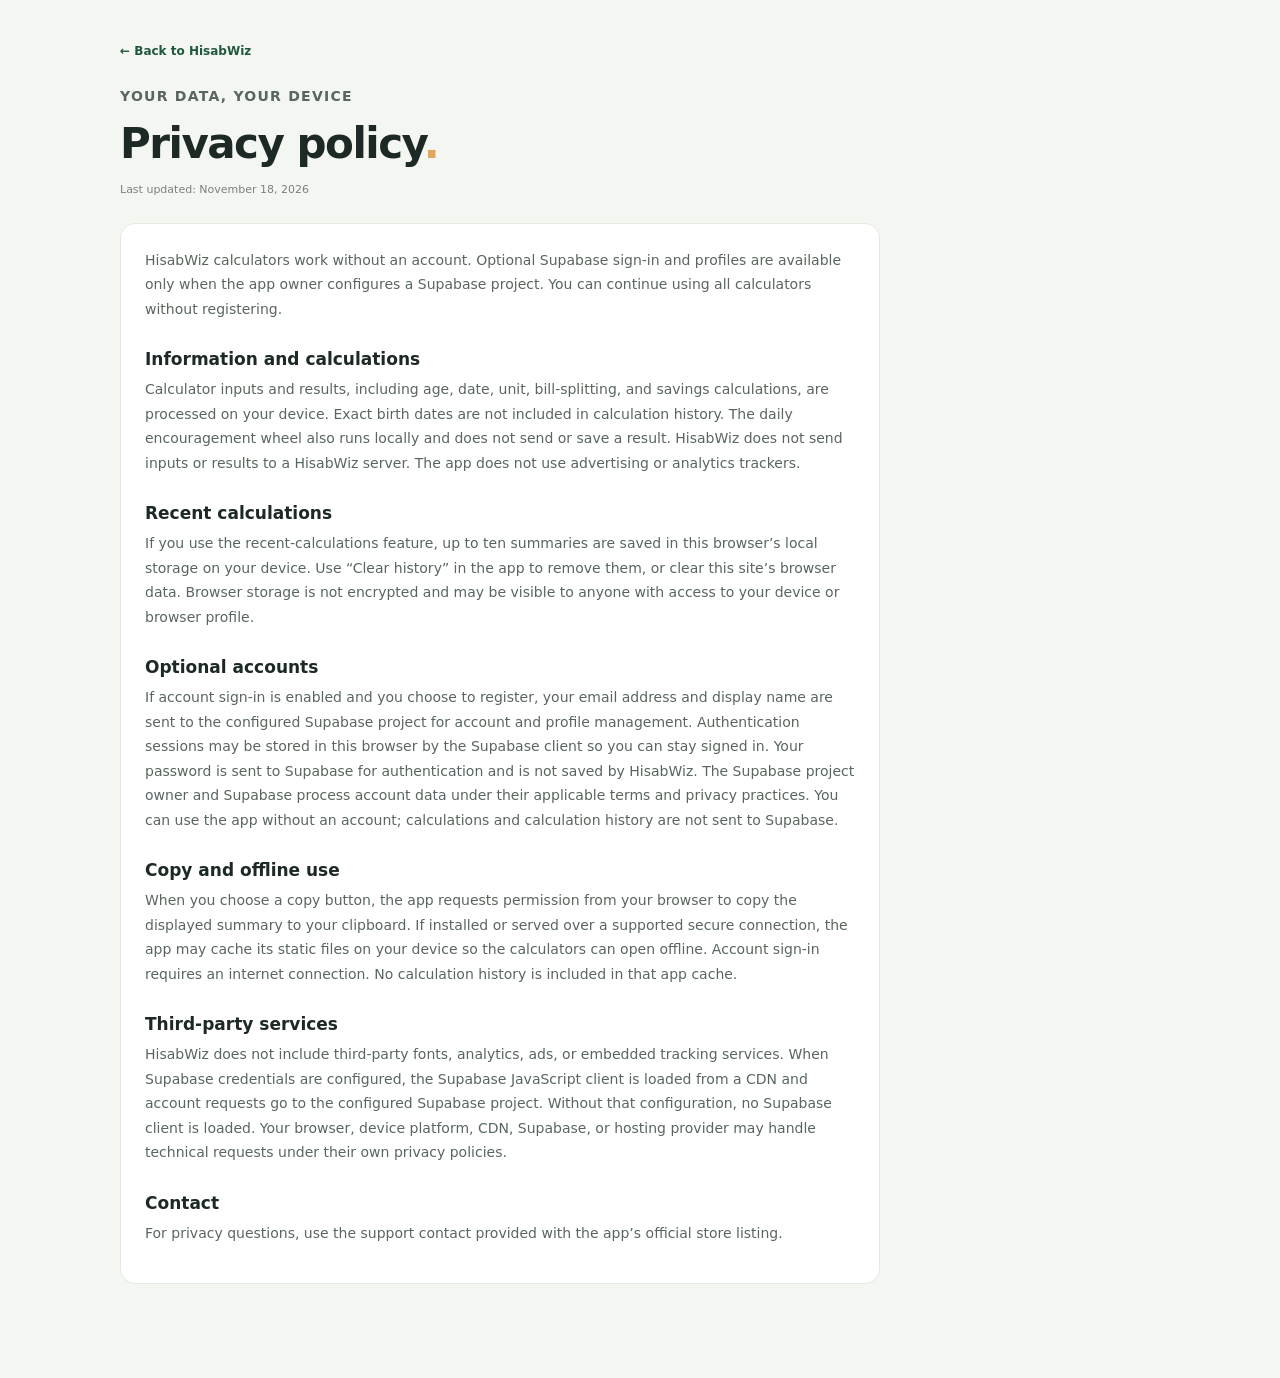
<file: privacy.html>
<!DOCTYPE html>
<html lang="en">
  <head>
    <meta charset="UTF-8" />
    <meta name="viewport" content="width=device-width, initial-scale=1.0" />
    <meta name="theme-color" content="#287252" />
    <meta name="description" content="HisabWiz privacy information: how calculations and recent history are handled." />
    <title>Privacy — HisabWiz</title>
    <link rel="icon" type="image/svg+xml" href="./icons/favicon.svg" />
    <link rel="stylesheet" href="./styles.css" />
    <style>
      .policy { width: min(760px, 100%); margin: 0 auto; padding: 8px 0 50px; }
      .policy h1 { margin: 10px 0 12px; font-size: clamp(30px, 5vw, 42px); letter-spacing: -1.5px; }
      .policy h2 { margin: 28px 0 8px; font-size: 17px; }
      .policy p, .policy li { color: #58665d; font-size: 14px; line-height: 1.75; }
      .policy a { color: #20583f; font-weight: 700; text-underline-offset: 3px; }
      .policy-updated { color: #78827e !important; font-size: 11px !important; }
      .policy-card { margin-top: 24px; padding: 24px; border: 1px solid var(--line); border-radius: 15px; background: white; }
      .back-link { display: inline-flex; margin-bottom: 26px; color: #20583f; font-size: 12px; font-weight: 700; text-decoration: none; }
      @media (max-width: 760px) { .policy { padding-top: 0; } .policy-card { padding: 19px; } }
    </style>
  </head>
  <body>
    <main class="main-content" style="margin-left:0;max-width:1000px;padding-top:32px">
      <article class="policy">
        <a class="back-link" href="./index.html">← Back to HisabWiz</a>
        <p class="eyebrow">YOUR DATA, YOUR DEVICE</p>
        <h1>Privacy policy<span class="title-dot">.</span></h1>
        <p class="policy-updated">Last updated: November 18, 2026</p>
        <section class="policy-card">
          <p>HisabWiz calculators work without an account. Optional Supabase sign-in and profiles are available only when the app owner configures a Supabase project. You can continue using all calculators without registering.</p>
          <h2>Information and calculations</h2>
          <p>Calculator inputs and results, including age, date, unit, bill-splitting, and savings calculations, are processed on your device. Exact birth dates are not included in calculation history. The daily encouragement wheel also runs locally and does not send or save a result. HisabWiz does not send inputs or results to a HisabWiz server. The app does not use advertising or analytics trackers.</p>
          <h2>Recent calculations</h2>
          <p>If you use the recent-calculations feature, up to ten summaries are saved in this browser’s local storage on your device. Use “Clear history” in the app to remove them, or clear this site’s browser data. Browser storage is not encrypted and may be visible to anyone with access to your device or browser profile.</p>
          <h2>Optional accounts</h2>
          <p>If account sign-in is enabled and you choose to register, your email address and display name are sent to the configured Supabase project for account and profile management. Authentication sessions may be stored in this browser by the Supabase client so you can stay signed in. Your password is sent to Supabase for authentication and is not saved by HisabWiz. The Supabase project owner and Supabase process account data under their applicable terms and privacy practices. You can use the app without an account; calculations and calculation history are not sent to Supabase.</p>
          <h2>Copy and offline use</h2>
          <p>When you choose a copy button, the app requests permission from your browser to copy the displayed summary to your clipboard. If installed or served over a supported secure connection, the app may cache its static files on your device so the calculators can open offline. Account sign-in requires an internet connection. No calculation history is included in that app cache.</p>
          <h2>Third-party services</h2>
          <p>HisabWiz does not include third-party fonts, analytics, ads, or embedded tracking services. When Supabase credentials are configured, the Supabase JavaScript client is loaded from a CDN and account requests go to the configured Supabase project. Without that configuration, no Supabase client is loaded. Your browser, device platform, CDN, Supabase, or hosting provider may handle technical requests under their own privacy policies.</p>
          <h2>Contact</h2>
          <p>For privacy questions, use the support contact provided with the app’s official store listing.</p>
        </section>
      </article>
    </main>
  </body>
</html>
</file>
<file: styles.css>
:root {
  color-scheme: light;
  --page: #f4f6f1;
  --surface: #ffffff;
  --surface-soft: #fafbf8;
  --ink: #1d2925;
  --muted: #68756d;
  --line: #e4e9e2;
  --green: #287252;
  --green-dark: #20583f;
  --green-pale: #e8f2eb;
  --shadow: 0 18px 48px rgba(38, 63, 49, 0.09);
}

* { box-sizing: border-box; }

body {
  margin: 0;
  min-width: 280px;
  min-height: 100vh;
  background: var(--page);
  color: var(--ink);
  font-family: system-ui, -apple-system, BlinkMacSystemFont, "Segoe UI", sans-serif;
  -webkit-font-smoothing: antialiased;
}

button, input, select { font: inherit; }
button { color: inherit; }
[hidden] { display: none !important; }
button:focus-visible, a:focus-visible, input:focus-visible, select:focus-visible {
  outline: 3px solid rgba(46, 119, 93, .3);
  outline-offset: 3px;
}

.app-shell { min-height: 100vh; }

.sidebar {
  position: fixed;
  inset: 0 auto 0 0;
  z-index: 3;
  display: flex;
  flex-direction: column;
  width: 248px;
  padding: 28px 16px 20px;
  background: #fff;
  border-right: 1px solid var(--line);
}

.brand {
  display: flex;
  align-items: center;
  gap: 10px;
  margin: 0 0 42px 10px;
  color: var(--ink);
  font: 800 24px/1 system-ui, -apple-system, BlinkMacSystemFont, "Segoe UI", sans-serif;
  letter-spacing: -1.5px;
  text-decoration: none;
}

.brand-mark {
  display: grid;
  width: 35px;
  height: 35px;
  place-items: center;
  border-radius: 12px;
  background: var(--green);
  color: white;
  font: 800 17px/1 system-ui, -apple-system, BlinkMacSystemFont, "Segoe UI", sans-serif;
  letter-spacing: 0;
}

.brand-accent, .title-dot { color: #e3a65b; }
.nav-label, .eyebrow {
  margin: 0;
  color: #87918b;
  font-size: 10px;
  font-weight: 800;
  letter-spacing: 1.25px;
}

.nav-label { padding: 0 12px 10px; }
.nav-group-label { padding-top: 28px; }
.main-nav { display: flex; flex-direction: column; }

.nav-item {
  display: flex;
  align-items: center;
  gap: 13px;
  width: 100%;
  min-height: 45px;
  padding: 0 12px;
  border: 0;
  border-radius: 10px;
  background: transparent;
  color: #66716b;
  font-size: 13px;
  font-weight: 600;
  text-align: left;
  cursor: pointer;
  transition: background .16s ease, color .16s ease;
}

.nav-item:hover { background: #f6f8f4; color: var(--ink); }
.nav-item.active { background: var(--green-pale); color: var(--green-dark); }
.nav-item.active::before { width: 3px; height: 22px; margin-left: -12px; border-radius: 0 3px 3px 0; background: var(--green); content: ""; }
.nav-icon { display: inline-grid; flex: 0 0 20px; width: 20px; height: 20px; place-items: center; font-size: 16px; font-weight: 700; }
svg.nav-icon, .tool-icon svg { fill: none; stroke: currentColor; stroke-linecap: round; stroke-linejoin: round; stroke-width: 1.7; }
svg.nav-icon { padding: 1px; }
.rupee-icon { font-family: system-ui, -apple-system, BlinkMacSystemFont, "Segoe UI", sans-serif; }
.nav-text { min-width: 0; }
.mobile-label { display: none; }

.sidebar-note {
  display: flex;
  gap: 10px;
  margin-top: auto;
  padding: 13px 10px;
  border: 1px solid var(--line);
  border-radius: 12px;
  color: var(--muted);
  font-size: 10px;
  line-height: 1.6;
}

.sidebar-note p { margin: 0; }
.sidebar-note strong { color: var(--ink); font-size: 11px; }
.note-icon { color: var(--green); font-weight: 800; }

.main-content {
  max-width: 1530px;
  min-height: 100vh;
  margin-left: 248px;
  padding: 0 52px 44px;
}

.topbar {
  display: flex;
  align-items: center;
  height: 76px;
  margin-bottom: 32px;
  border-bottom: 1px solid #e8ece6;
}

.topbar-spacer { flex: 1; }
.mobile-brand { display: none; align-items: center; gap: 9px; font: 800 19px system-ui, -apple-system, BlinkMacSystemFont, "Segoe UI", sans-serif; letter-spacing: -1px; }
.install-button { min-height: 34px; margin-right: 12px; padding: 0 12px; font-size: 10px; white-space: nowrap; }

.local-badge {
  display: inline-flex;
  align-items: center;
  gap: 8px;
  color: #78827e;
  font-size: 11px;
  font-weight: 600;
}

.local-badge .status-dot { width: 7px; height: 7px; flex: 0 0 7px; border-radius: 50%; background: #4baf7d; box-shadow: 0 0 0 3px #e4f3e9; }
.badge-mobile { display: none; }
.view { display: none; animation: appear .24s ease; }
.view.active { display: block; }

@keyframes appear {
  from { opacity: 0; transform: translateY(5px); }
  to { opacity: 1; transform: translateY(0); }
}

.welcome-row, .section-heading, .history-heading {
  display: flex;
  align-items: flex-end;
  justify-content: space-between;
  gap: 20px;
}

h1, h2, p { margin-top: 0; }
h1, h2 { font-family: system-ui, -apple-system, BlinkMacSystemFont, "Segoe UI", sans-serif; }

.welcome-row h1, .page-heading h1 {
  margin: 9px 0 7px;
  font-size: clamp(30px, 3.4vw, 42px);
  font-weight: 800;
  letter-spacing: -2px;
  line-height: 1.12;
}

.intro, .page-heading > p:last-child { margin: 0; color: var(--muted); font-size: 14px; }
.date-chip { padding: 8px 12px; border: 1px solid var(--line); border-radius: 9px; background: white; color: #637068; font-size: 11px; font-weight: 700; }

.hero-card {
  position: relative;
  display: grid;
  grid-template-columns: 1.08fr .92fr;
  gap: 40px;
  min-height: 265px;
  margin-top: 30px;
  padding: 33px 38px;
  overflow: hidden;
  border-radius: 18px;
  background: linear-gradient(118deg, #255e48 0%, #2d7554 58%, #357c5b 100%);
  color: white;
}

.hero-copy, .hero-example { position: relative; z-index: 1; }
.hero-topline { display: flex; align-items: center; justify-content: space-between; gap: 12px; }
.hero-kicker { color: #b7d5c6; font-size: 9px; font-weight: 800; letter-spacing: 1.5px; }
.hero-controls { display: flex; align-items: center; gap: 2px; margin-right: -6px; }
.hero-control { display: grid; width: 23px; height: 23px; place-items: center; padding: 0; border: 0; border-radius: 50%; background: transparent; cursor: pointer; }
.hero-control::before { width: 6px; height: 6px; border-radius: 50%; background: rgba(255,255,255,.52); content: ""; transition: width .2s ease, border-radius .2s ease, background .2s ease; }
.hero-control:hover::before { background: rgba(255,255,255,.85); }
.hero-control.active::before { width: 15px; border-radius: 5px; background: #fff; }
.hero-feature-content { animation: hero-feature-in .38s ease both; }
.hero-copy h2 { margin: 13px 0 10px; font-size: clamp(26px, 3vw, 36px); letter-spacing: -1.4px; line-height: 1.13; }
.hero-copy p { max-width: 400px; margin: 0; color: #d3e2d9; font-size: 12px; line-height: 1.7; }
.hero-card.is-changing .hero-feature-content, .hero-card.is-changing .hero-example { animation: hero-feature-in .38s ease both; }

@keyframes hero-feature-in {
  from { opacity: .35; transform: translateY(7px); }
  to { opacity: 1; transform: translateY(0); }
}

.button {
  display: inline-flex;
  align-items: center;
  justify-content: center;
  gap: 12px;
  min-height: 44px;
  padding: 0 17px;
  border: 0;
  border-radius: 9px;
  font-size: 12px;
  font-weight: 700;
  cursor: pointer;
  transition: transform .16s ease, background .16s ease;
}

.button:hover { transform: translateY(-1px); }
.button-light { margin-top: 20px; background: #fff; color: #285d49; }
.button-light:hover { background: #eff8f2; }
.button-primary { background: var(--green); color: white; }
.button-primary:hover { background: var(--green-dark); }
.button-quiet { border: 1px solid var(--line); background: white; color: #5e6a63; }
.button-quiet:hover { background: #f8faf7; }
.account-button { min-height: 36px; margin-right: 14px; padding: 0 12px; font-size: 10px; white-space: nowrap; }
.auth-panel { width: min(560px, 100%); margin: 0 auto; padding: 25px; }
.auth-form { display: grid; gap: 15px; }
.auth-submit { width: 100%; margin-top: 3px; }
.auth-submit:disabled { cursor: not-allowed; opacity: .6; }
.auth-switch { margin: 19px 0 0; color: var(--muted); font-size: 12px; text-align: center; }
.text-button { padding: 0; border: 0; background: none; color: var(--green-dark); font-size: inherit; font-weight: 750; text-decoration: underline; text-underline-offset: 3px; cursor: pointer; }
.auth-message { margin: 12px 0 0; color: var(--green-dark); font-size: 12px; line-height: 1.55; }
.auth-message:empty { display: none; }
.auth-message.is-error { color: #9e3f36; }
.auth-setup-note { margin: 15px 0 0; padding: 11px 12px; border: 1px solid #e8dfc9; border-radius: 9px; background: #fbf8f0; color: #716447; font-size: 11px; line-height: 1.55; }
.auth-skip { width: 100%; margin-top: 13px; }
.profile-email { margin: 0 0 17px; color: var(--muted); font-size: 12px; overflow-wrap: anywhere; }
.form-actions { flex-wrap: wrap; }

.hero-example {
  align-self: center;
  padding: 20px 21px 17px;
  border: 1px solid rgba(255,255,255,.19);
  border-radius: 14px;
  background: rgba(15, 51, 37, .22);
  backdrop-filter: blur(4px);
}
.hero-example small { display: block; }

.example-top, .example-values, .example-result { display: flex; align-items: center; justify-content: space-between; }
.example-top { color: #cee3d7; font-size: 8px; font-weight: 800; letter-spacing: 1px; }
.example-dot { width: 7px; height: 7px; border-radius: 50%; background: #e9bd73; }
.example-values { justify-content: flex-start; gap: 13px; padding: 22px 0 18px; }
.example-values div { display: grid; gap: 6px; }
.example-values small { color: #c3d6cb; font-size: 9px; }
.example-values strong { font: 700 17px system-ui, -apple-system, BlinkMacSystemFont, "Segoe UI", sans-serif; }
.example-times { color: #a7c7b5; font-size: 13px; }
.example-result { padding-top: 14px; border-top: 1px solid rgba(255,255,255,.17); color: #d2e3d9; font-size: 10px; }
.example-result strong { color: #fff; font: 800 20px system-ui, -apple-system, BlinkMacSystemFont, "Segoe UI", sans-serif; }
.hero-orb { position: absolute; width: 200px; height: 200px; border: 1px solid rgba(255,255,255,.06); border-radius: 50%; }
.orb-one { top: -135px; right: 7%; }
.orb-two { right: -100px; bottom: -155px; width: 300px; height: 300px; }

.boost-card {
  display: grid;
  grid-template-columns: minmax(0, 1fr) 76px;
  grid-template-areas: "copy wheel" "message wheel";
  align-items: center;
  gap: 9px 12px;
  width: 100%;
  min-width: 0;
  min-height: 132px;
  margin-top: 16px;
  padding: 13px 15px;
  border: 1px solid #dfe9df;
  border-radius: 16px;
  background: radial-gradient(circle at 88% 40%, #f0f7ed, #fff 55%);
}
.boost-copy { grid-area: copy; }
.boost-copy h2 { margin: 4px 0; font-size: 15px; letter-spacing: -.35px; }
.boost-copy > p:not(.eyebrow) { max-width: 330px; margin: 0; color: var(--muted); font-size: 9px; line-height: 1.45; }
.boost-button { min-height: 31px; margin-top: 8px; padding: 0 10px; font-size: 9px; }
.boost-button:disabled { cursor: wait; opacity: .78; }
.boost-wheel-stage { position: relative; display: grid; grid-area: wheel; width: 76px; height: 76px; place-items: center; justify-self: end; align-self: start; margin-top: 2px; }
.boost-pointer {
  position: absolute;
  top: 0;
  z-index: 1;
  width: 0;
  height: 0;
  border-top: 10px solid #fff;
  border-right: 6px solid transparent;
  border-left: 6px solid transparent;
  filter: drop-shadow(0 2px 2px rgba(32,66,47,.2));
}
.boost-wheel {
  position: relative;
  display: grid;
  width: 68px;
  height: 68px;
  place-items: center;
  border: 4px solid rgba(255,255,255,.9);
  border-radius: 50%;
  background: conic-gradient(
    #e8c77d 0 45deg, #de9d78 45deg 90deg, #a9c5a5 90deg 135deg, #8cb5bc 135deg 180deg,
    #a9a0c4 180deg 225deg, #e6a5a9 225deg 270deg, #89b39d 270deg 315deg, #d7bc91 315deg 360deg
  );
  box-shadow: 0 7px 20px rgba(42,72,49,.16), inset 0 0 0 1px rgba(255,255,255,.65);
  transition: transform 4.1s cubic-bezier(.12,.72,.12,1);
}
.boost-emoji { position: absolute; top: 50%; left: 50%; display: grid; width: 10px; height: 10px; place-items: center; transform: translate(-50%,-50%) rotate(var(--angle)) translateY(-23px); font-size: 9px; line-height: 1; }
.boost-wheel-center { position: relative; z-index: 1; display: grid; width: 24px; height: 24px; place-items: center; border: 1px solid rgba(255,255,255,.86); border-radius: 50%; background: rgba(255,255,255,.92); color: #94733d; font-size: 12px; box-shadow: 0 2px 8px rgba(42,72,49,.13); }
.boost-message { grid-area: message; padding: 8px 10px; border: 1px solid rgba(224,233,221,.9); border-radius: 9px; background: rgba(255,255,255,.76); }
.boost-message p { margin: 0 0 3px; color: var(--green-dark); font-size: 10px; font-weight: 750; line-height: 1.4; }
.boost-message blockquote { margin: 0; color: #748077; font-size: 9px; font-style: italic; line-height: 1.45; }

.section-heading { align-items: flex-end; margin: 35px 0 16px; }
.section-heading h2 { margin: 6px 0 0; font-size: 20px; letter-spacing: -.7px; }
.tool-count { color: #89938e; font-size: 10px; font-weight: 600; }

.tool-grid { display: grid; grid-template-columns: repeat(3, minmax(0, 1fr)); gap: 12px; }
.tool-grid > .shop-tool { order: -5; }
.tool-grid > .emi-tool { order: -4; }
.tool-grid > .percentage-tool { order: -3; }
.tool-grid > .fuel-tool { order: -2; }
.tool-grid > .property-tool { order: -1; }
.tool-card {
  position: relative;
  display: flex;
  min-height: 146px;
  flex-direction: column;
  align-items: flex-start;
  padding: 15px 16px;
  border: 1px solid var(--line);
  border-radius: 13px;
  background: white;
  text-align: left;
  cursor: pointer;
  transition: transform .16s ease, box-shadow .16s ease, border-color .16s ease;
}

.tool-card:hover { transform: translateY(-2px); border-color: #cddbd1; box-shadow: 0 10px 24px rgba(38,63,49,.06); }
.tool-icon { display: grid; width: 34px; height: 34px; place-items: center; margin-bottom: 10px; border-radius: 11px; color: var(--green-dark); background: #eaf4ed; font-size: 17px; font-weight: 800; }
.tool-icon svg { width: 18px; height: 18px; }
.basic-tool .tool-icon { background: #eef0fb; color: #555e9b; }
.shop-tool .tool-icon { background: #fcf0e7; color: #b56d39; }
.property-tool .tool-icon { background: #f1ecf8; color: #7d679f; }
.emi-tool .tool-icon { background: #eaf1f8; color: #52779c; }
.more-tool .tool-icon, .savings-tool .tool-icon { background: #edf3e6; color: #6c7d39; }
.percentage-tool .tool-icon { background: #fbf2df; color: #a77a31; }
.dates-tool .tool-icon, .age-tool .tool-icon { background: #eaf1f8; color: #52779c; }
.converter-tool .tool-icon { background: #f1ecf8; color: #7d679f; }
.fuel-tool .tool-icon { background: #fcf0e7; color: #b56d39; }
.electricity-tool .tool-icon { background: #fff4d8; color: #98711b; }
.split-tool .tool-icon { background: #f1ecf8; color: #7d679f; }
.tool-tag { position: absolute; top: 24px; left: 57px; color: #929a95; font-size: 8px; font-weight: 800; letter-spacing: .9px; }
.tool-card strong { margin-bottom: 4px; font: 700 13px system-ui, -apple-system, BlinkMacSystemFont, "Segoe UI", sans-serif; }
.tool-card small { color: var(--muted); font-size: 10px; line-height: 1.5; }
.tool-arrow { position: absolute; right: 15px; bottom: 14px; color: #96a19a; font-size: 14px; }
.tool-guidance { margin-top: 16px; padding: 16px 18px; border: 1px solid var(--line); border-radius: 12px; background: #fff; }
.tool-guidance strong { font-size: 12px; }
.tool-guidance p { margin: 5px 0 0; color: var(--muted); font-size: 11px; line-height: 1.6; }
.more-grid .tool-card { min-height: 152px; }

.history-section { margin-top: 5px; }
.history-heading { margin-bottom: 12px; }
.text-button { padding: 5px 0; border: 0; background: transparent; color: var(--green); font-size: 10px; font-weight: 700; cursor: pointer; }
.history-list { overflow: hidden; border: 1px solid var(--line); border-radius: 12px; background: white; }
.empty-history { padding: 18px; color: #8a948e; font-size: 11px; text-align: center; }
.history-item { display: flex; align-items: center; justify-content: space-between; gap: 12px; padding: 12px 15px; border-bottom: 1px solid #f0f2ee; }
.history-item:last-child { border-bottom: 0; }
.history-item div { display: grid; gap: 3px; }
.history-item strong { font-size: 11px; }
.history-item small { color: var(--muted); font-size: 9px; }
.history-item b { font-size: 11px; }
.disclaimer { margin: 16px 0 0; color: #929a95; font-size: 9px; line-height: 1.6; }
.disclaimer a { margin-left: 4px; color: var(--green-dark); font-weight: 700; text-underline-offset: 2px; }

.page-heading { margin-bottom: 26px; }
.page-heading h1 { font-size: clamp(28px, 3vw, 38px); }
.page-heading > p:last-child { font-size: 13px; }
.calculator-layout { display: grid; grid-template-columns: minmax(0, 1.04fr) minmax(0, .96fr); align-items: stretch; gap: 16px; }
.panel { border: 1px solid var(--line); border-radius: 15px; background: white; box-shadow: 0 5px 18px rgba(35,58,43,.025); }
.input-panel { padding: 24px; }
.panel-title { display: flex; align-items: center; gap: 12px; margin-bottom: 23px; }
.panel-title h2 { margin: 0 0 3px; font-size: 15px; letter-spacing: -.35px; }
.panel-title p { margin: 0; color: var(--muted); font-size: 10px; }
.mini-icon { display: grid; width: 38px; height: 38px; place-items: center; border-radius: 12px; font-size: 18px; font-weight: 800; }
.mint { background: #e9f4ed; color: var(--green); }
.peach { background: #fcf0e7; color: #b56d39; }
.lavender { background: #f1ecf8; color: #7d679f; }
.blue { background: #eaf1f8; color: #52779c; }
.field { display: grid; gap: 8px; margin: 0 0 16px; color: #435149; font-size: 11px; font-weight: 700; }
.input-shell { display: flex; align-items: center; min-height: 47px; overflow: hidden; border: 1px solid #e3e9e2; border-radius: 9px; background: #fcfdfa; transition: border-color .15s, box-shadow .15s; }
.input-shell:focus-within { border-color: #8bb9a1; box-shadow: 0 0 0 3px rgba(46,119,93,.09); }
.input-shell input, .input-shell select { width: 100%; min-width: 0; height: 45px; padding: 0 12px; border: 0; outline: 0; background: transparent; color: var(--ink); font-size: 13px; font-weight: 600; }
.input-shell select { width: auto; min-width: 100px; border-left: 1px solid #e8ece6; color: #657169; cursor: pointer; }
.input-prefix, .input-suffix { display: grid; flex-shrink: 0; height: 45px; place-items: center; padding: 0 12px; background: #f4f7f2; color: #76827a; font-size: 11px; font-weight: 700; }
.input-prefix { border-right: 1px solid #e8ece6; }
.input-suffix { border-left: 1px solid #e8ece6; white-space: nowrap; font-size: 10px; }
.field-row { display: grid; grid-template-columns: 1fr 1fr; gap: 12px; }
.optional { color: #9aa39d; font-weight: 500; }
.form-actions { display: flex; gap: 9px; margin-top: 22px; }
.helper-text { margin: 14px 0 0; color: #69766d; font-size: 10px; line-height: 1.6; }

.result-panel { position: relative; min-height: 370px; padding: 24px; background: linear-gradient(145deg, #fff 45%, #f8fbf7); }
.result-panel.result-reveal, .basic-display.result-reveal { border-color: #93b89f; animation: result-reveal .65s ease-out both; }
@keyframes result-reveal {
  from { opacity: .7; transform: translateY(14px); box-shadow: 0 0 0 rgba(38,63,49,0); }
  to { opacity: 1; transform: translateY(0); box-shadow: 0 12px 30px rgba(38,63,49,.1); }
}
.result-topline { display: flex; align-items: center; justify-content: space-between; }
.result-label { color: #829087; font-size: 9px; font-weight: 800; letter-spacing: 1.2px; }
.icon-button { display: grid; width: 30px; height: 30px; place-items: center; border: 1px solid var(--line); border-radius: 8px; background: white; color: #65746b; font-size: 16px; cursor: pointer; }
.icon-button:hover { color: var(--green); border-color: #b9d1c2; }
.result-caption { margin: 25px 0 5px; color: #77837b; font-size: 11px; }
.big-result { display: block; color: #245c46; font: 800 clamp(27px, 3vw, 36px)/1.2 system-ui, -apple-system, BlinkMacSystemFont, "Segoe UI", sans-serif; letter-spacing: -1.4px; overflow-wrap: anywhere; }
.result-divider { height: 1px; margin: 22px 0 10px; background: var(--line); }
.result-line { display: flex; justify-content: space-between; gap: 12px; padding: 10px 0; color: #68756d; font-size: 12px; }
.result-line strong { color: #394840; font-size: 11px; text-align: right; }
.result-profit { margin-top: 5px; padding-top: 14px; border-top: 1px dashed #dfe6de; }
.result-profit strong { color: var(--green); }
.result-note { display: flex; gap: 9px; margin-top: 18px; padding: 11px; border-radius: 9px; background: #f2f7f2; color: #7c8980; font-size: 9px; line-height: 1.55; }
.result-note > span { display: grid; flex: 0 0 15px; width: 15px; height: 15px; place-items: center; border-radius: 50%; background: #dcebe0; color: var(--green); font-size: 9px; font-weight: 800; }
.result-note p { margin: 0; }
.calculation-details { margin-top: 15px; padding: 12px; border: 1px solid var(--line); border-radius: 9px; background: #fff; color: #536158; font-size: 10px; line-height: 1.6; }
.calculation-details summary { color: var(--green-dark); font-size: 11px; font-weight: 700; cursor: pointer; }
.calculation-details p { margin: 8px 0 0; }
.result-footnote { margin-top: 9px; }
.property-value { display: grid; gap: 7px; margin-top: 16px; padding: 13px; border-radius: 10px; background: #f3f7f2; color: #77827c; font-size: 10px; }
.property-value strong { color: var(--green-dark); font: 800 18px system-ui, -apple-system, BlinkMacSystemFont, "Segoe UI", sans-serif; }

.basic-calculator { width: min(390px, 100%); margin: 0 auto; padding: 18px; }
.basic-display { display: flex; min-height: 112px; flex-direction: column; align-items: flex-end; justify-content: flex-end; gap: 8px; padding: 15px 12px 18px; overflow: hidden; }
.basic-display span { max-width: 100%; overflow: hidden; color: #8b9690; font-size: 11px; text-overflow: ellipsis; white-space: nowrap; }
.basic-display output { max-width: 100%; overflow: hidden; color: #263a30; font: 700 clamp(38px, 10vw, 50px)/1.1 system-ui, -apple-system, BlinkMacSystemFont, "Segoe UI", sans-serif; letter-spacing: -2px; text-overflow: ellipsis; }
.keypad { display: grid; grid-template-columns: repeat(4, 1fr); gap: 9px; }
.key { min-height: 59px; border: 1px solid #eef0ed; border-radius: 12px; background: #fafbf9; color: #34443a; font-size: 17px; font-weight: 700; cursor: pointer; transition: background .15s, transform .15s; }
.key:hover { transform: translateY(-1px); background: #f0f5ef; }
.key-soft { background: #f0f4ef; color: #5d6e63; font-size: 13px; }
.key-operator { background: #eef5ef; color: var(--green); font-size: 20px; }
.key-equals { background: var(--green); color: white; }
.key-equals:hover { background: var(--green-dark); }
.key-zero { grid-column: span 2; }

.toast { position: fixed; right: 24px; bottom: 24px; z-index: 10; padding: 11px 16px; transform: translateY(12px); border-radius: 9px; background: #243b30; color: white; font-size: 11px; opacity: 0; pointer-events: none; transition: opacity .2s, transform .2s; }
.toast.show { transform: translateY(0); opacity: 1; }
.floating-back {
  position: fixed;
  right: 24px;
  bottom: 22px;
  z-index: 5;
  display: inline-flex;
  align-items: center;
  gap: 8px;
  min-height: 46px;
  padding: 0 16px 0 13px;
  overflow: hidden;
  border: 1px solid rgba(255,255,255,.78);
  border-radius: 999px;
  background: rgba(255,255,255,.68);
  color: var(--green-dark);
  box-shadow: 0 10px 28px rgba(34,66,48,.16), inset 0 1px 0 rgba(255,255,255,.85);
  backdrop-filter: blur(16px);
  -webkit-backdrop-filter: blur(16px);
  font-size: 12px;
  font-weight: 750;
  cursor: pointer;
  transition: transform .2s ease, box-shadow .2s ease, background .2s ease;
}
.floating-back::before {
  position: absolute;
  inset: -20% auto -20% -60%;
  width: 42%;
  transform: skewX(-20deg);
  background: linear-gradient(90deg, transparent, rgba(255,255,255,.72), transparent);
  content: "";
  animation: glass-sheen 5s ease-in-out infinite;
}
.floating-back:hover { transform: translateY(-3px); background: rgba(255,255,255,.84); box-shadow: 0 14px 32px rgba(34,66,48,.2); }
.floating-back:active { transform: translateY(0) scale(.97); }
.floating-back svg { position: relative; width: 17px; height: 17px; fill: none; stroke: currentColor; stroke-linecap: round; stroke-linejoin: round; stroke-width: 1.8; }
.floating-back span { position: relative; }
.mobile-back { display: none; }

@keyframes glass-sheen {
  0%, 62% { left: -60%; }
  88%, 100% { left: 125%; }
}

@media (min-width: 1450px) {
  .main-content { margin-right: auto; }
}

@media (max-width: 1100px) {
  .main-content { padding-right: 30px; padding-left: 30px; }
  .sidebar { width: 220px; }
  .main-content { margin-left: 220px; }
  .tool-grid { grid-template-columns: repeat(2, minmax(0, 1fr)); }
  .hero-card { gap: 22px; padding: 28px; }
  .boost-card { grid-template-columns: minmax(0, 1fr) 72px; gap: 8px; padding: 12px; }
  .boost-wheel-stage { width: 72px; height: 72px; }
  .boost-wheel { width: 64px; height: 64px; }
}

@media (max-width: 760px) {
  .sidebar { inset: auto 0 0; width: 100%; height: 67px; padding: 5px 7px max(5px, env(safe-area-inset-bottom)); border-top: 1px solid var(--line); border-right: 0; background: rgba(255,255,255,.97); }
  .sidebar .brand, .sidebar > .nav-label, .sidebar-note { display: none; }
  .main-nav { height: 100%; flex-direction: row; justify-content: space-around; gap: 2px; }
  .main-nav .nav-group-label { display: none; }
  .nav-item { width: auto; min-width: 0; min-height: 52px; flex: 1; flex-direction: column; justify-content: center; gap: 3px; padding: 2px 1px; border-radius: 9px; color: #627068; font-size: 9px; }
  .nav-item.active::before { display: none; }
  .nav-item.active { background: #eaf3ec; color: var(--green-dark); }
  .nav-text { max-width: 100%; overflow: hidden; text-overflow: ellipsis; white-space: nowrap; }
  .desktop-label { display: none; }
  .mobile-label { display: inline; }
  .nav-icon { flex: 0 0 21px; width: 21px; height: 21px; font-size: 17px; }
  .local-badge { gap: 6px; font-size: 9px; }
  .account-button { min-height: 32px; margin-right: 7px; padding: 0 9px; font-size: 9px; }
  .badge-desktop { display: none; }
  .badge-mobile { display: inline; }
  .install-button { min-height: 32px; margin-right: 8px; padding: 0 9px; font-size: 9px; }
  .main-content { min-height: calc(100vh - 67px); margin-left: 0; padding: 0 20px 96px; }
  .floating-back { right: 16px; bottom: calc(67px + 14px + env(safe-area-inset-bottom)); }
  .mobile-back { display: grid; width: 40px; height: 40px; flex: 0 0 40px; place-items: center; margin-right: 8px; padding: 0; border: 1px solid #dfe9e1; border-radius: 13px; background: #f3f8f3; color: var(--green-dark); cursor: pointer; transition: background .16s ease, transform .16s ease; }
  .mobile-back:hover { background: #e8f2eb; }
  .mobile-back:active { transform: scale(.94); }
  .mobile-back svg { width: 16px; height: 16px; fill: none; stroke: currentColor; stroke-linecap: round; stroke-linejoin: round; stroke-width: 2; }
  .topbar { height: 61px; margin-bottom: 24px; }
  .mobile-brand { display: flex; }
  .mobile-brand .brand-mark { width: 29px; height: 29px; border-radius: 9px; font-size: 14px; }
  .local-badge { font-size: 9px; }
  .welcome-row { align-items: flex-start; }
  .date-chip { display: none; }
  .welcome-row h1 { font-size: 32px; }
  .intro { max-width: 310px; font-size: 12px; line-height: 1.6; }
  .hero-card { grid-template-columns: 1fr; gap: 23px; margin-top: 23px; padding: 24px; }
  .hero-copy h2 { font-size: 30px; }
  .hero-example { width: 100%; }
  .example-values { padding: 17px 0 15px; }
  .example-values strong { font-size: 15px; }
  .boost-card { grid-template-columns: minmax(0, 1fr) 68px; grid-template-areas: "copy wheel" "message wheel"; gap: 8px; margin-top: 16px; padding: 12px; }
  .boost-copy h2 { font-size: 15px; }
  .boost-wheel-stage { width: 68px; height: 68px; }
  .boost-wheel { width: 60px; height: 60px; border-width: 4px; }
  .boost-emoji { width: 8px; height: 8px; transform: translate(-50%,-50%) rotate(var(--angle)) translateY(-20px); font-size: 8px; }
  .boost-wheel-center { width: 21px; height: 21px; font-size: 11px; }
  .boost-pointer { border-top-width: 9px; border-right-width: 5px; border-left-width: 5px; }
  .boost-message { padding: 8px; }
  .boost-message p { font-size: 9px; }
  .boost-message blockquote { font-size: 8px; }
  .tool-grid { grid-template-columns: repeat(2, minmax(0, 1fr)); gap: 9px; }
  .more-grid .tool-card { min-height: 150px; }
  .tool-card { min-height: 145px; padding: 13px; }
  .tool-card strong { font-size: 11px; }
  .tool-card small { max-width: 150px; font-size: 9px; }
  .tool-tag { top: 22px; left: 52px; font-size: 7px; letter-spacing: .65px; }
  .tool-icon { width: 29px; height: 29px; margin-bottom: 10px; }
  .section-heading { margin-top: 29px; }
  .section-heading h2 { font-size: 18px; }
  .calculator-layout { grid-template-columns: 1fr; }
  .page-heading { margin-bottom: 20px; }
  .page-heading h1 { font-size: 30px; }
  .input-panel, .result-panel { padding: 20px; }
  .result-panel { min-height: auto; }
  .field { font-size: 11px; }
  .big-result { font-size: 34px; }
  .basic-calculator { margin-top: 8px; }
  .key { min-height: 62px; }
}

@media (max-width: 380px) {
  .main-content { padding-right: 14px; padding-left: 14px; }
  .tool-grid { gap: 7px; }
  .tool-card { min-height: 142px; padding: 11px; }
  .tool-tag { left: 48px; font-size: 6.5px; }
  .hero-card { padding: 20px; }
  .form-actions .button { padding: 0 12px; font-size: 11px; }
  .local-badge { font-size: 8px; }
  .account-button { margin-right: 5px; padding: 0 7px; font-size: 8px; }
}

@media (max-width: 300px) {
  .local-badge { display: none; }
}

@media (prefers-reduced-motion: reduce) {
  *, *::before, *::after { scroll-behavior: auto !important; animation-duration: .01ms !important; transition-duration: .01ms !important; }
}
</file>
